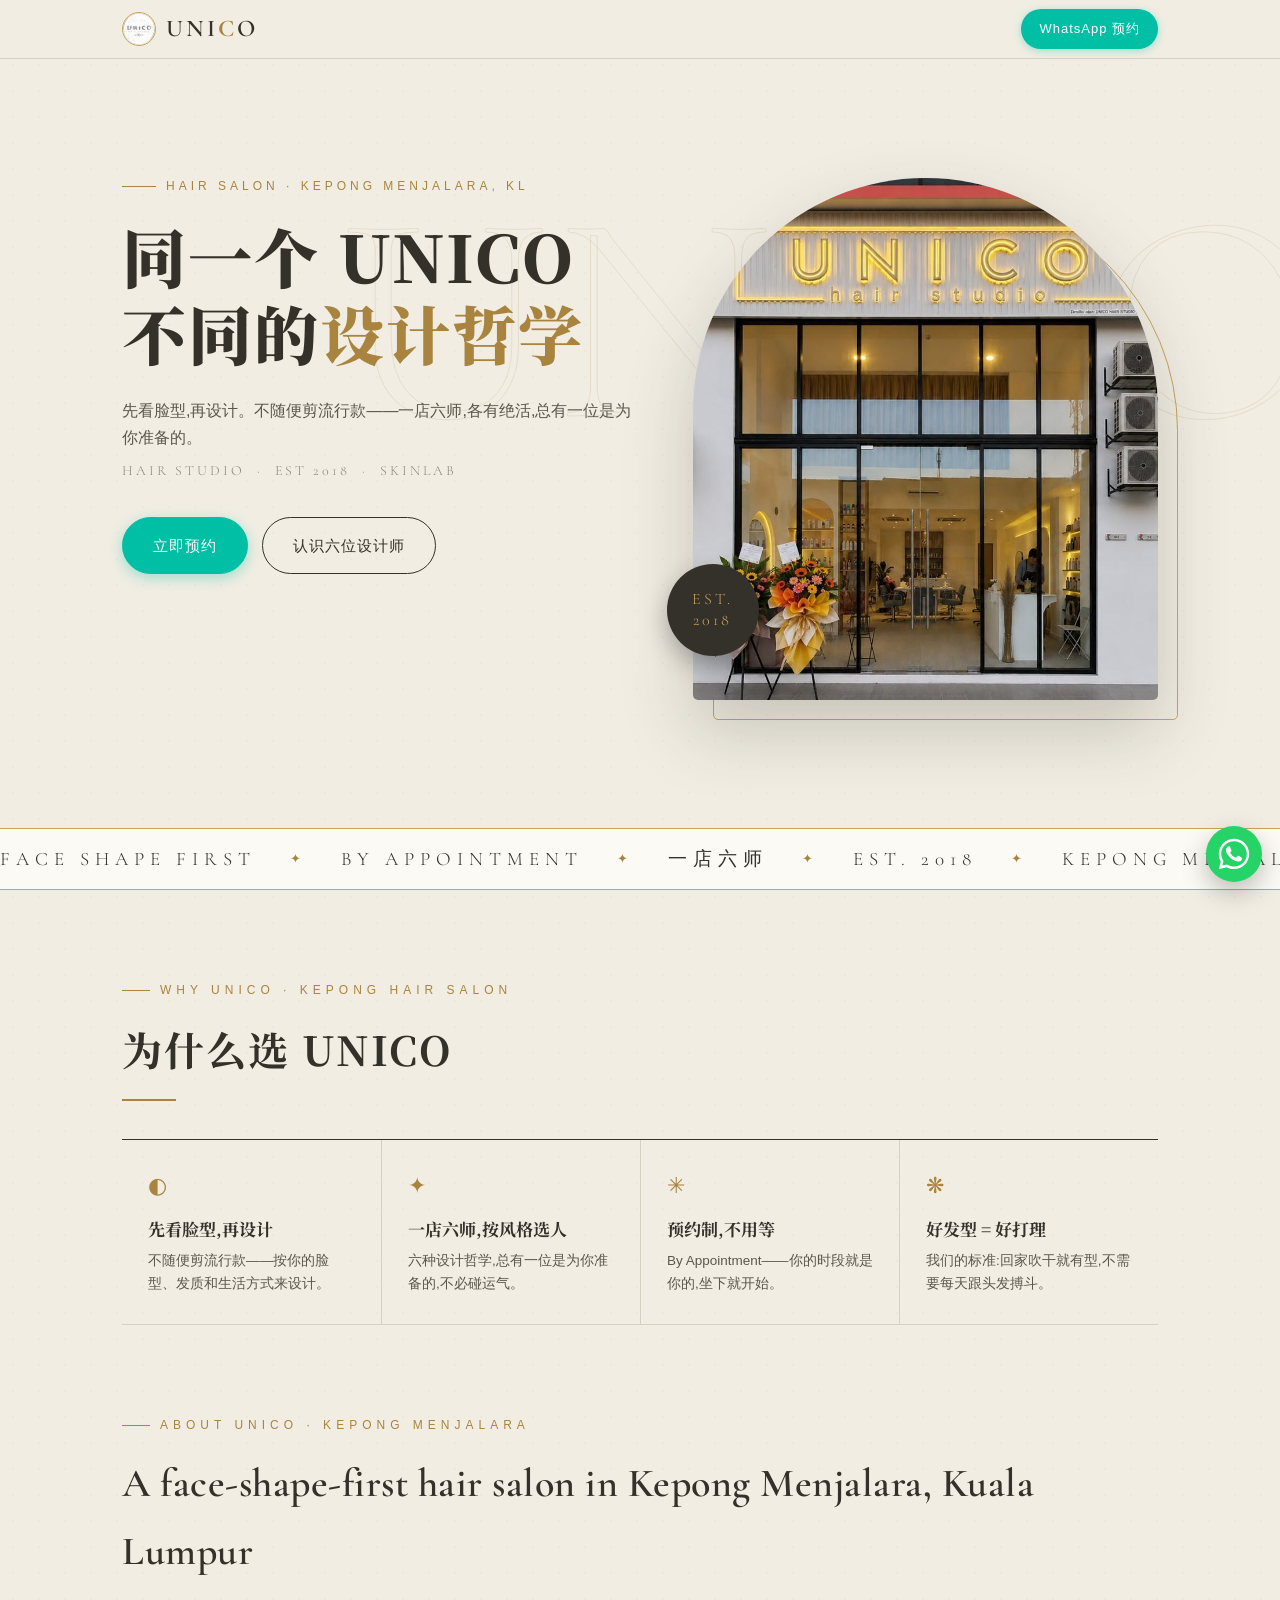
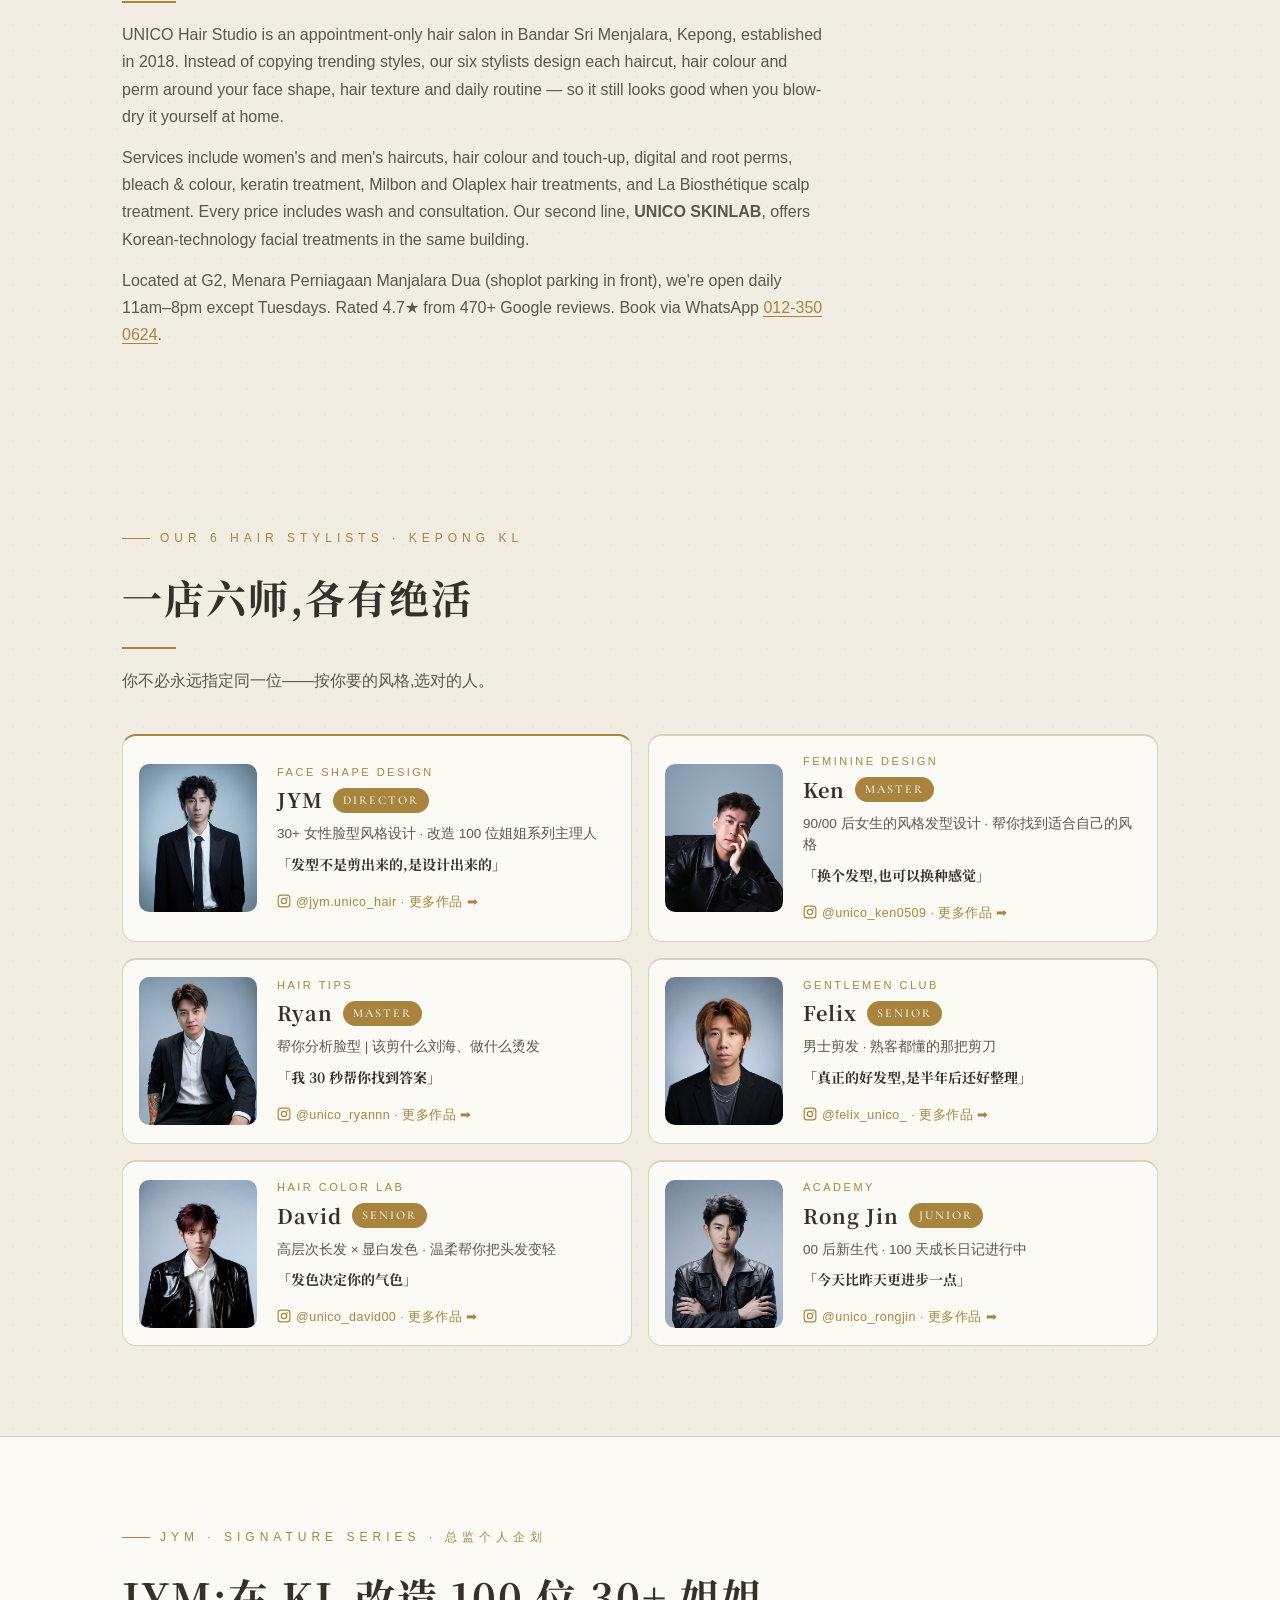
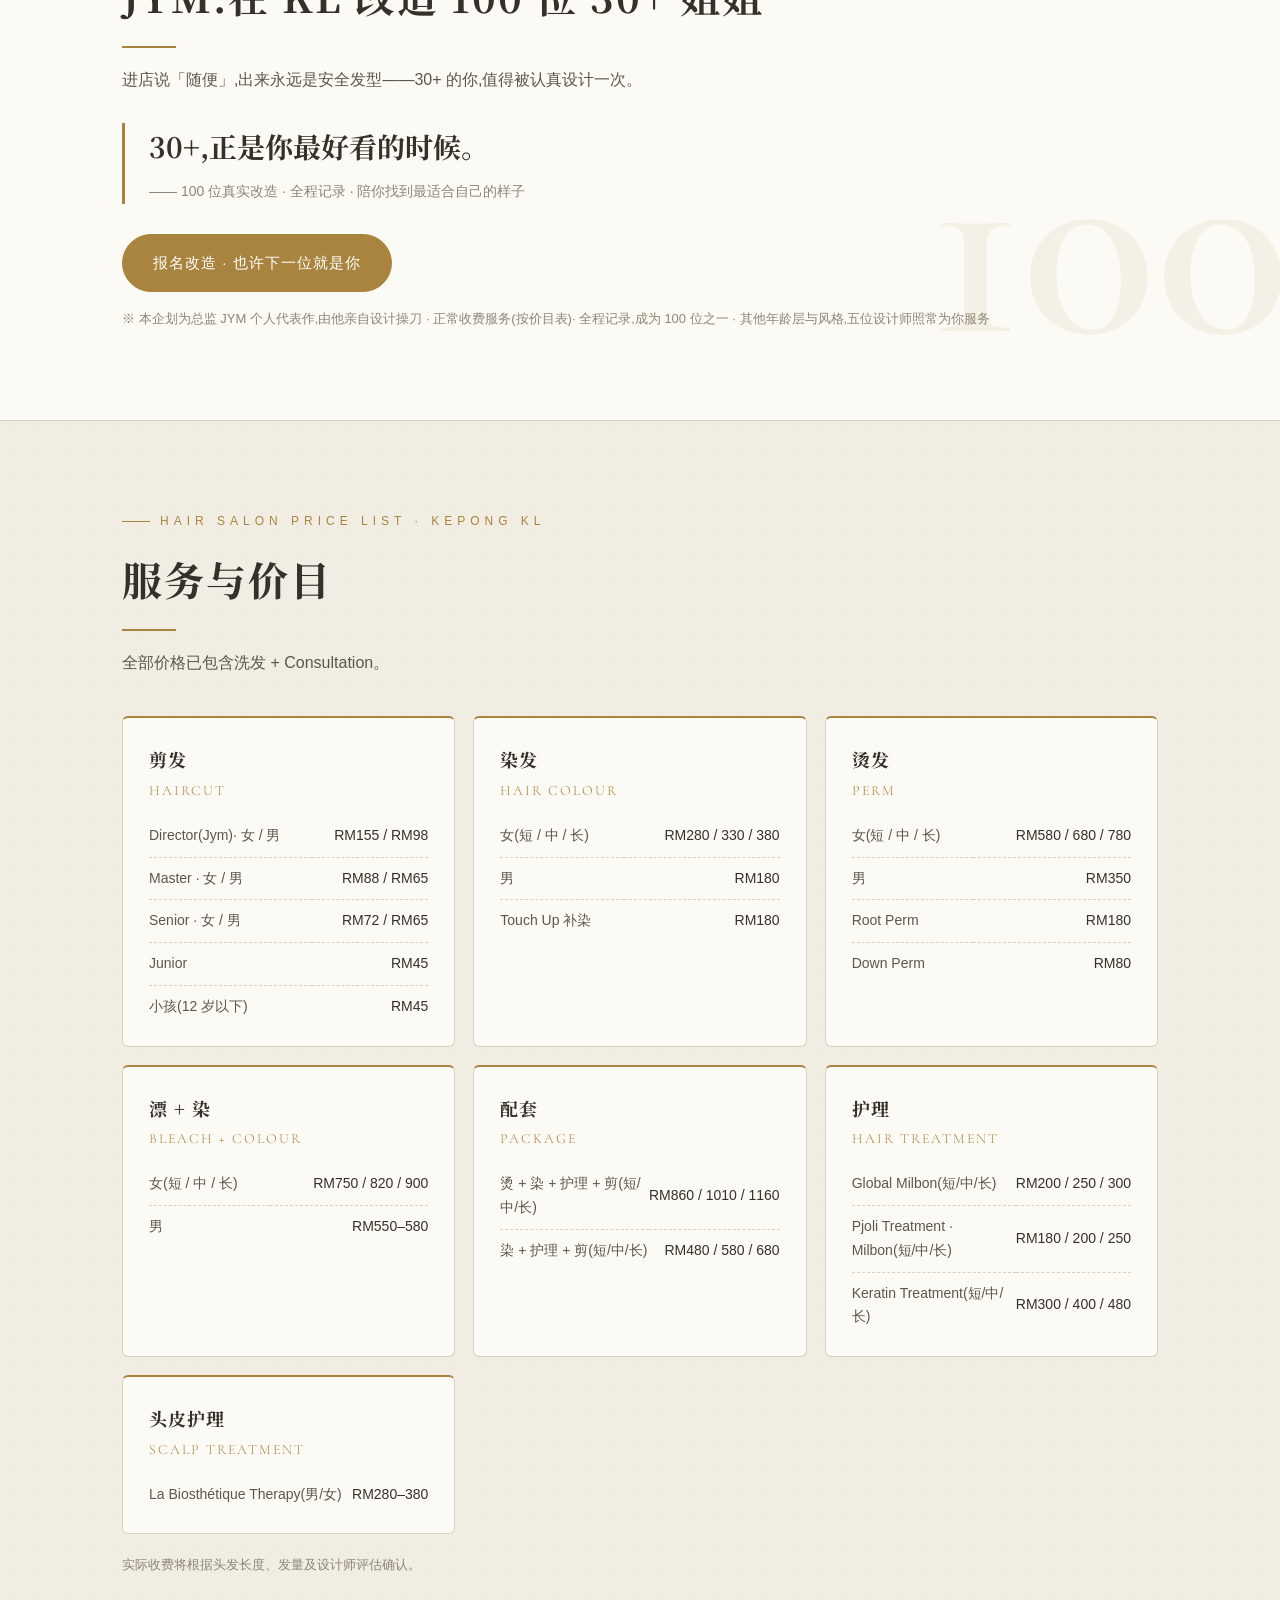
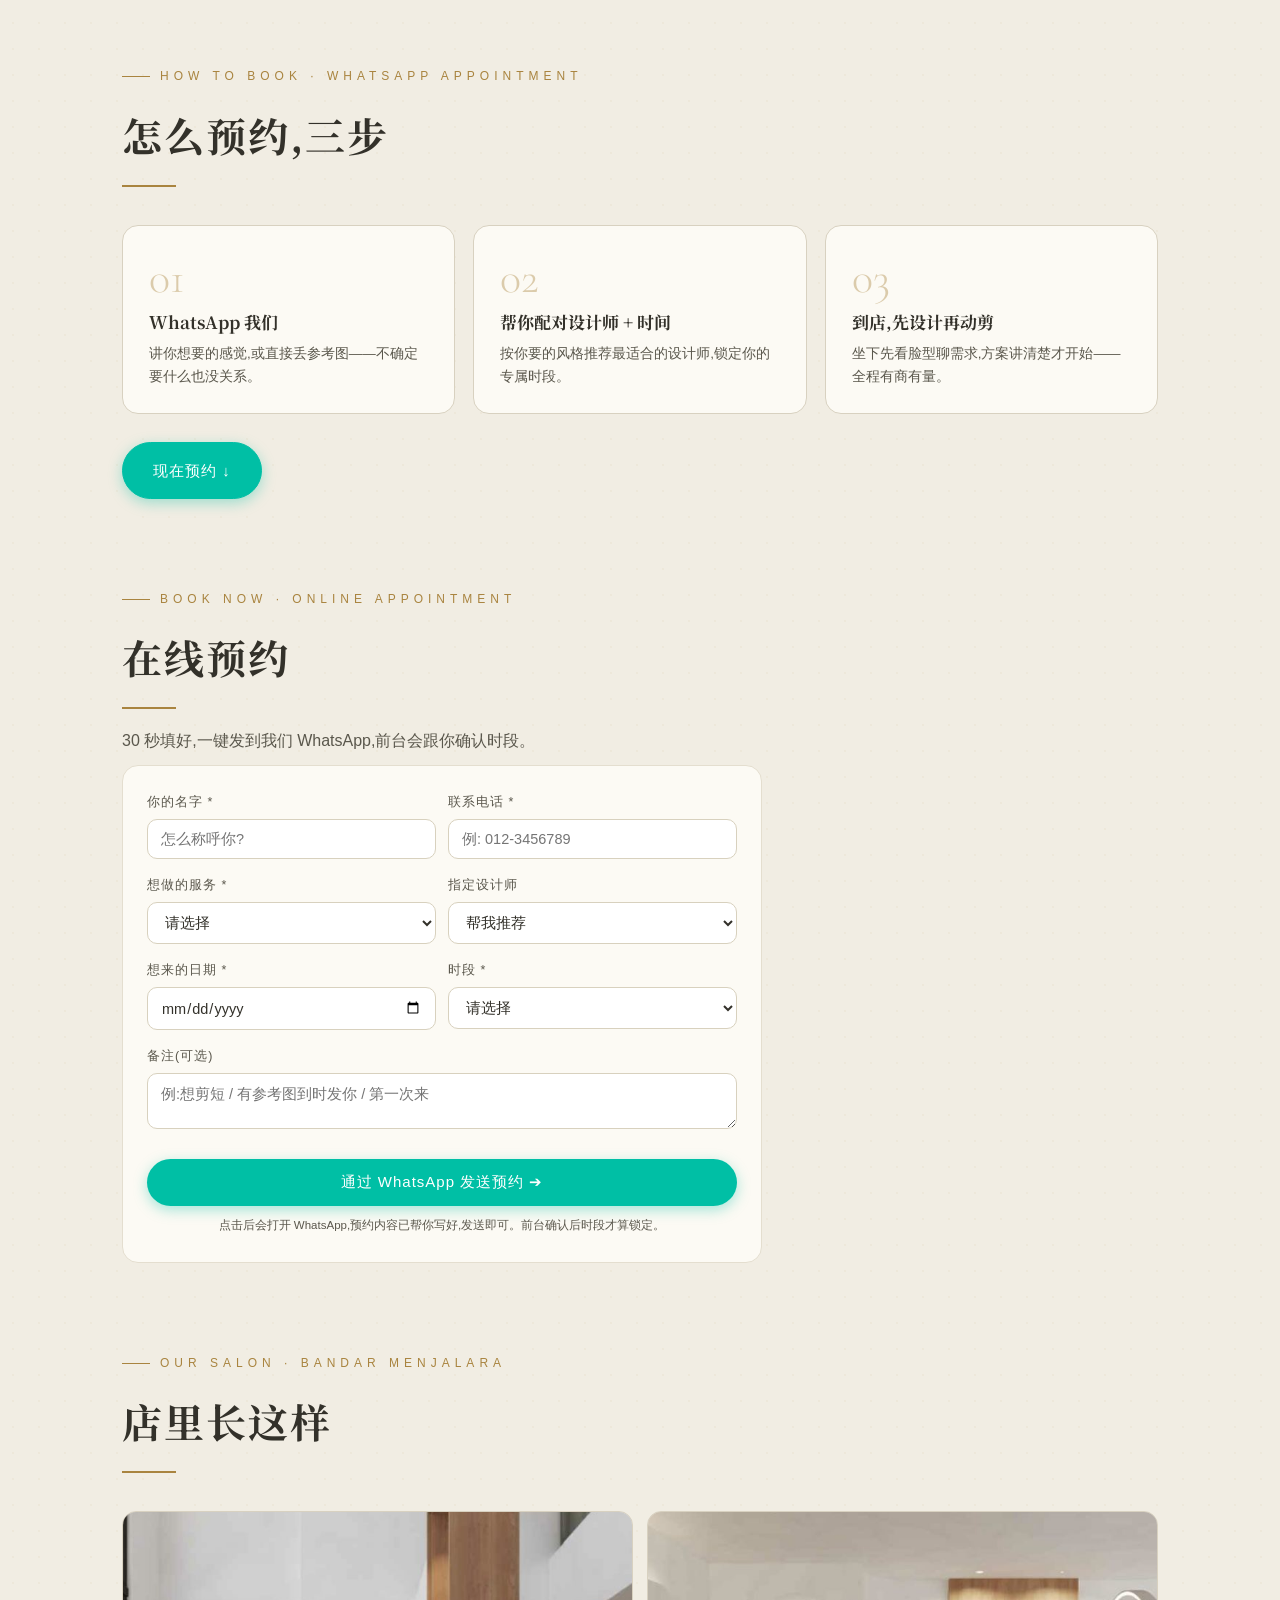
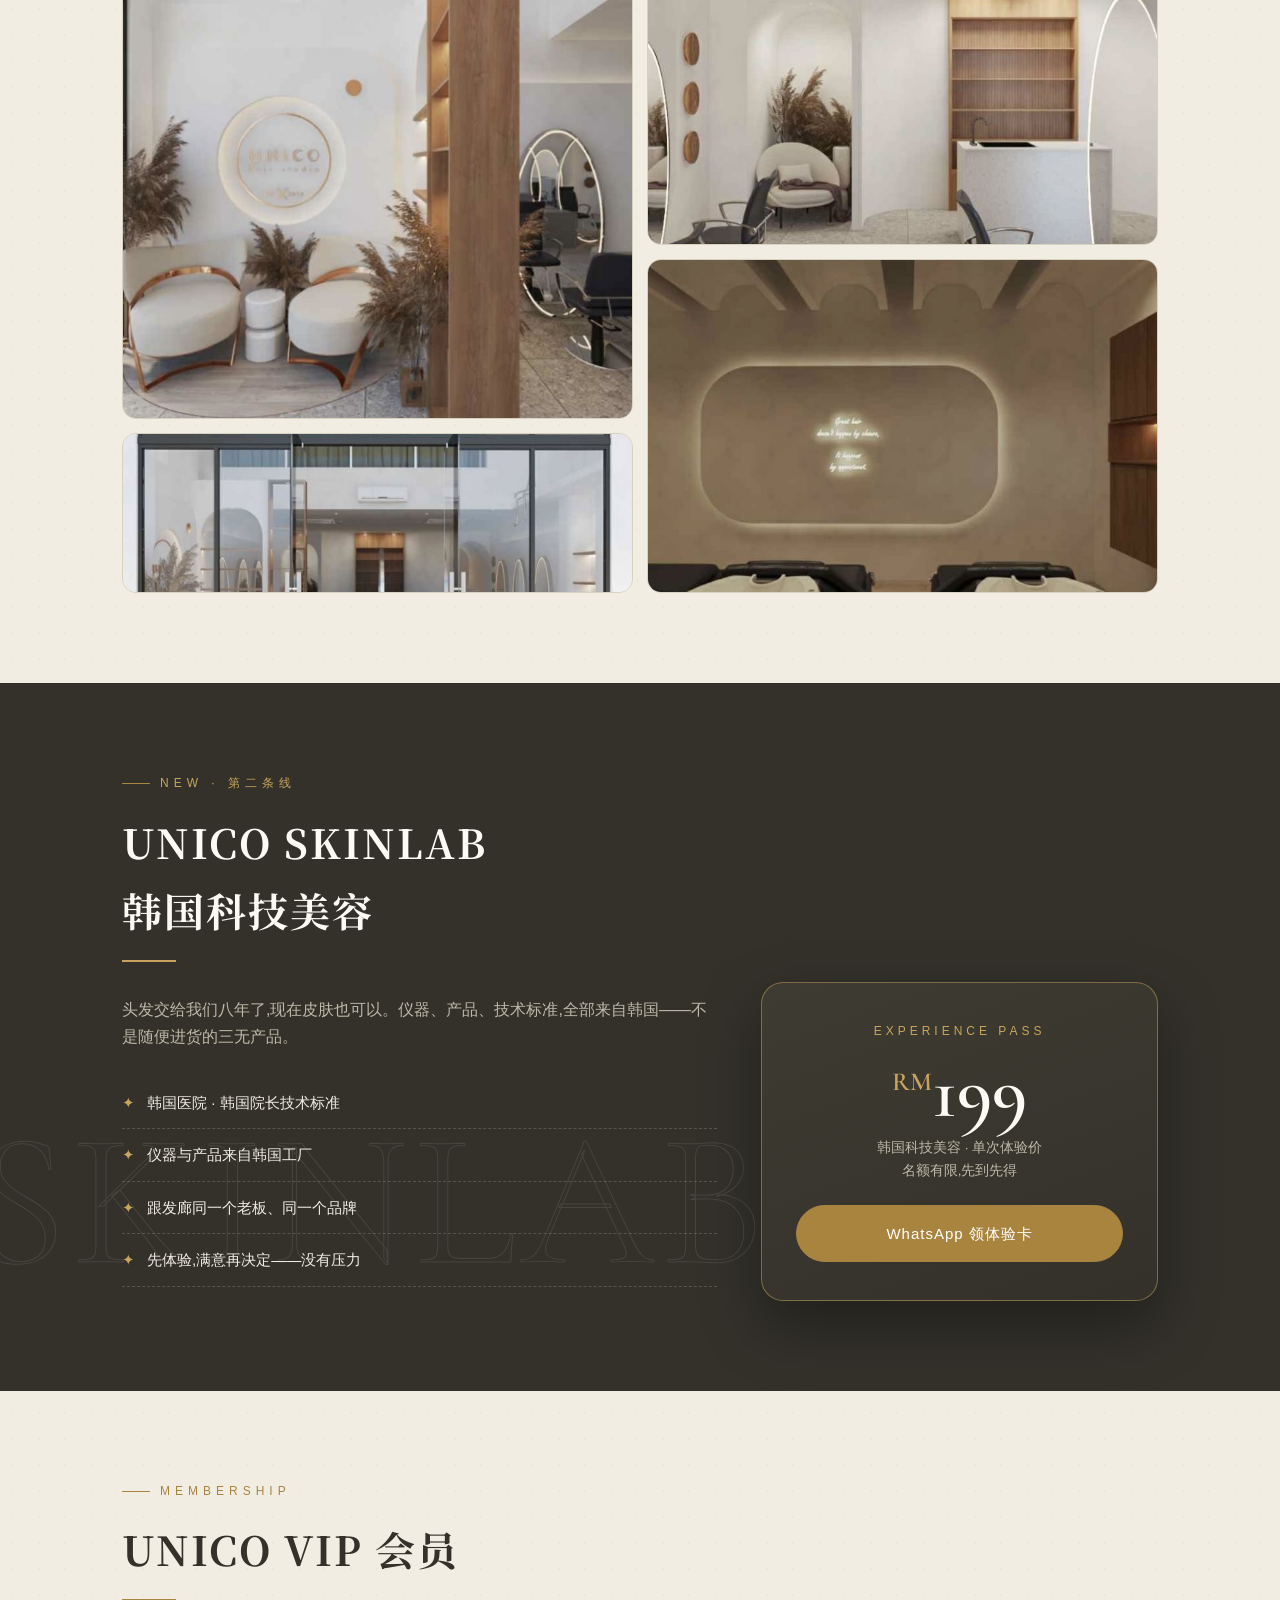
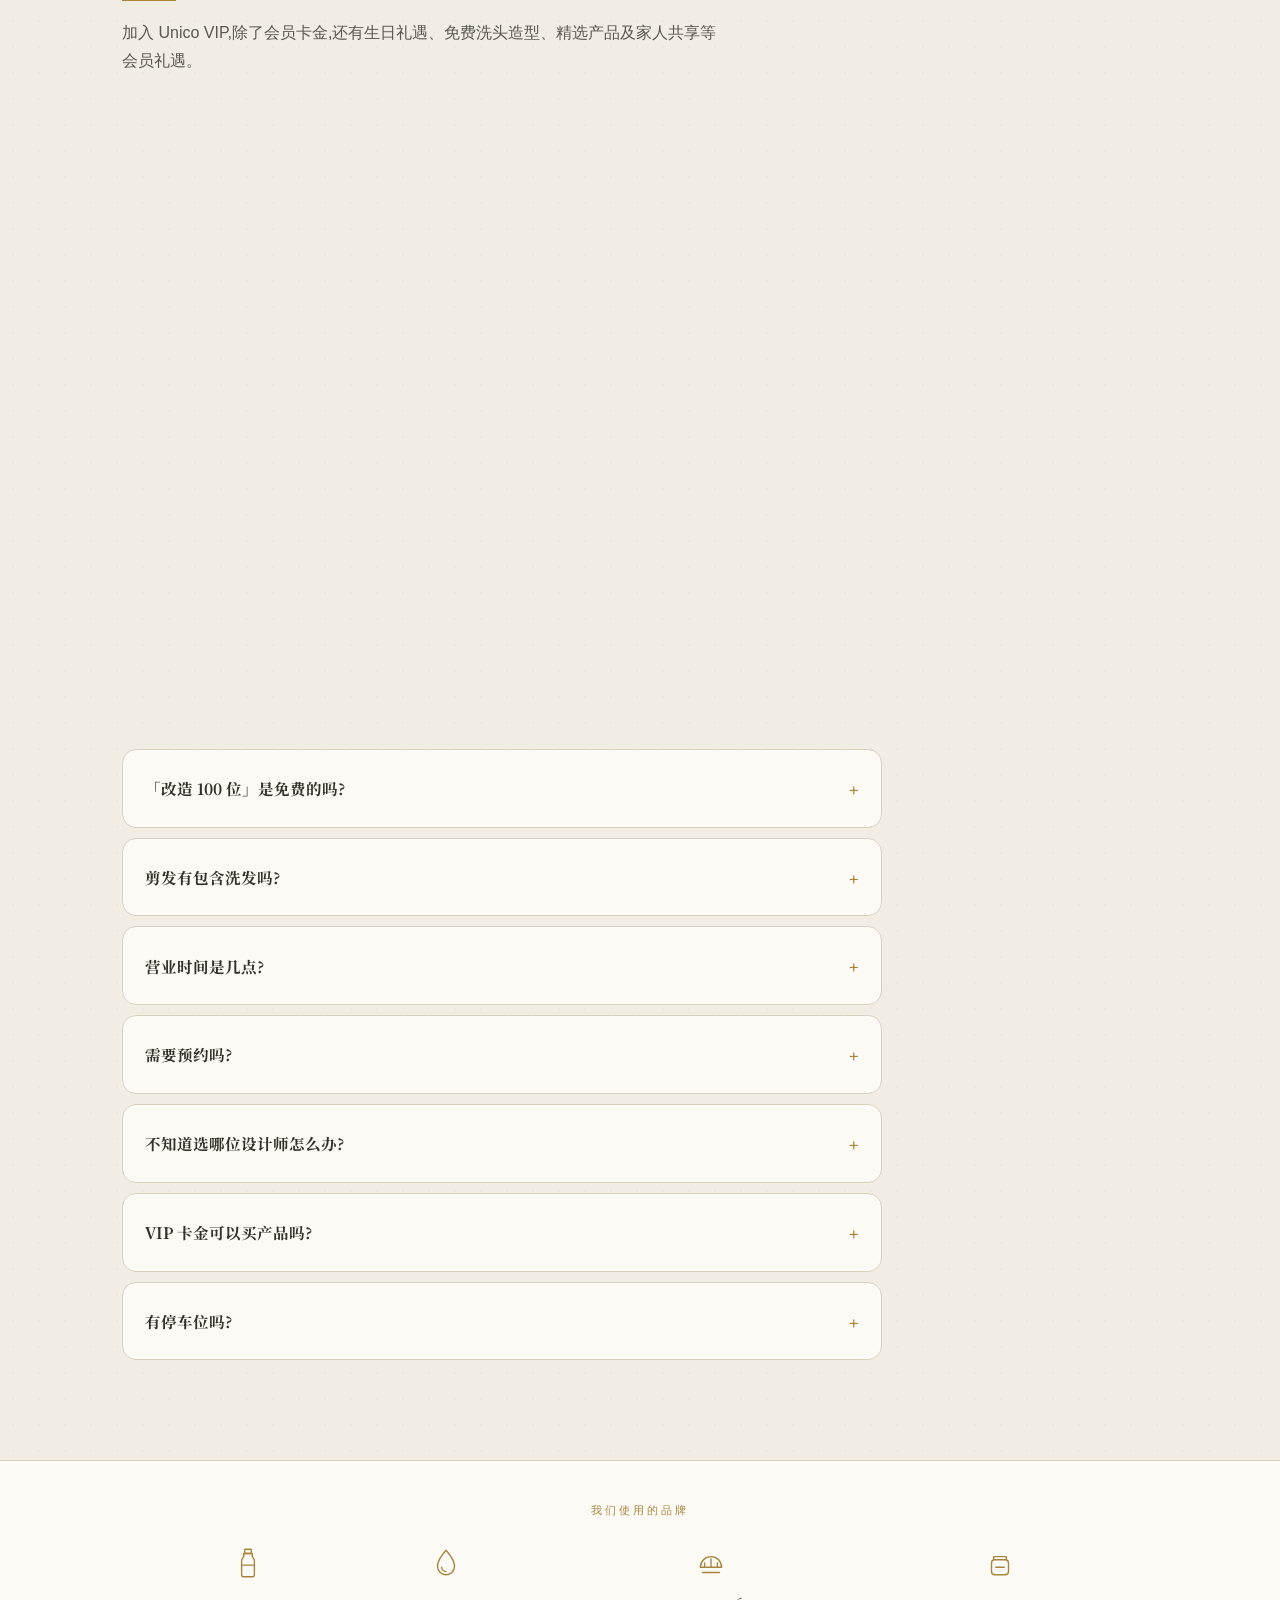
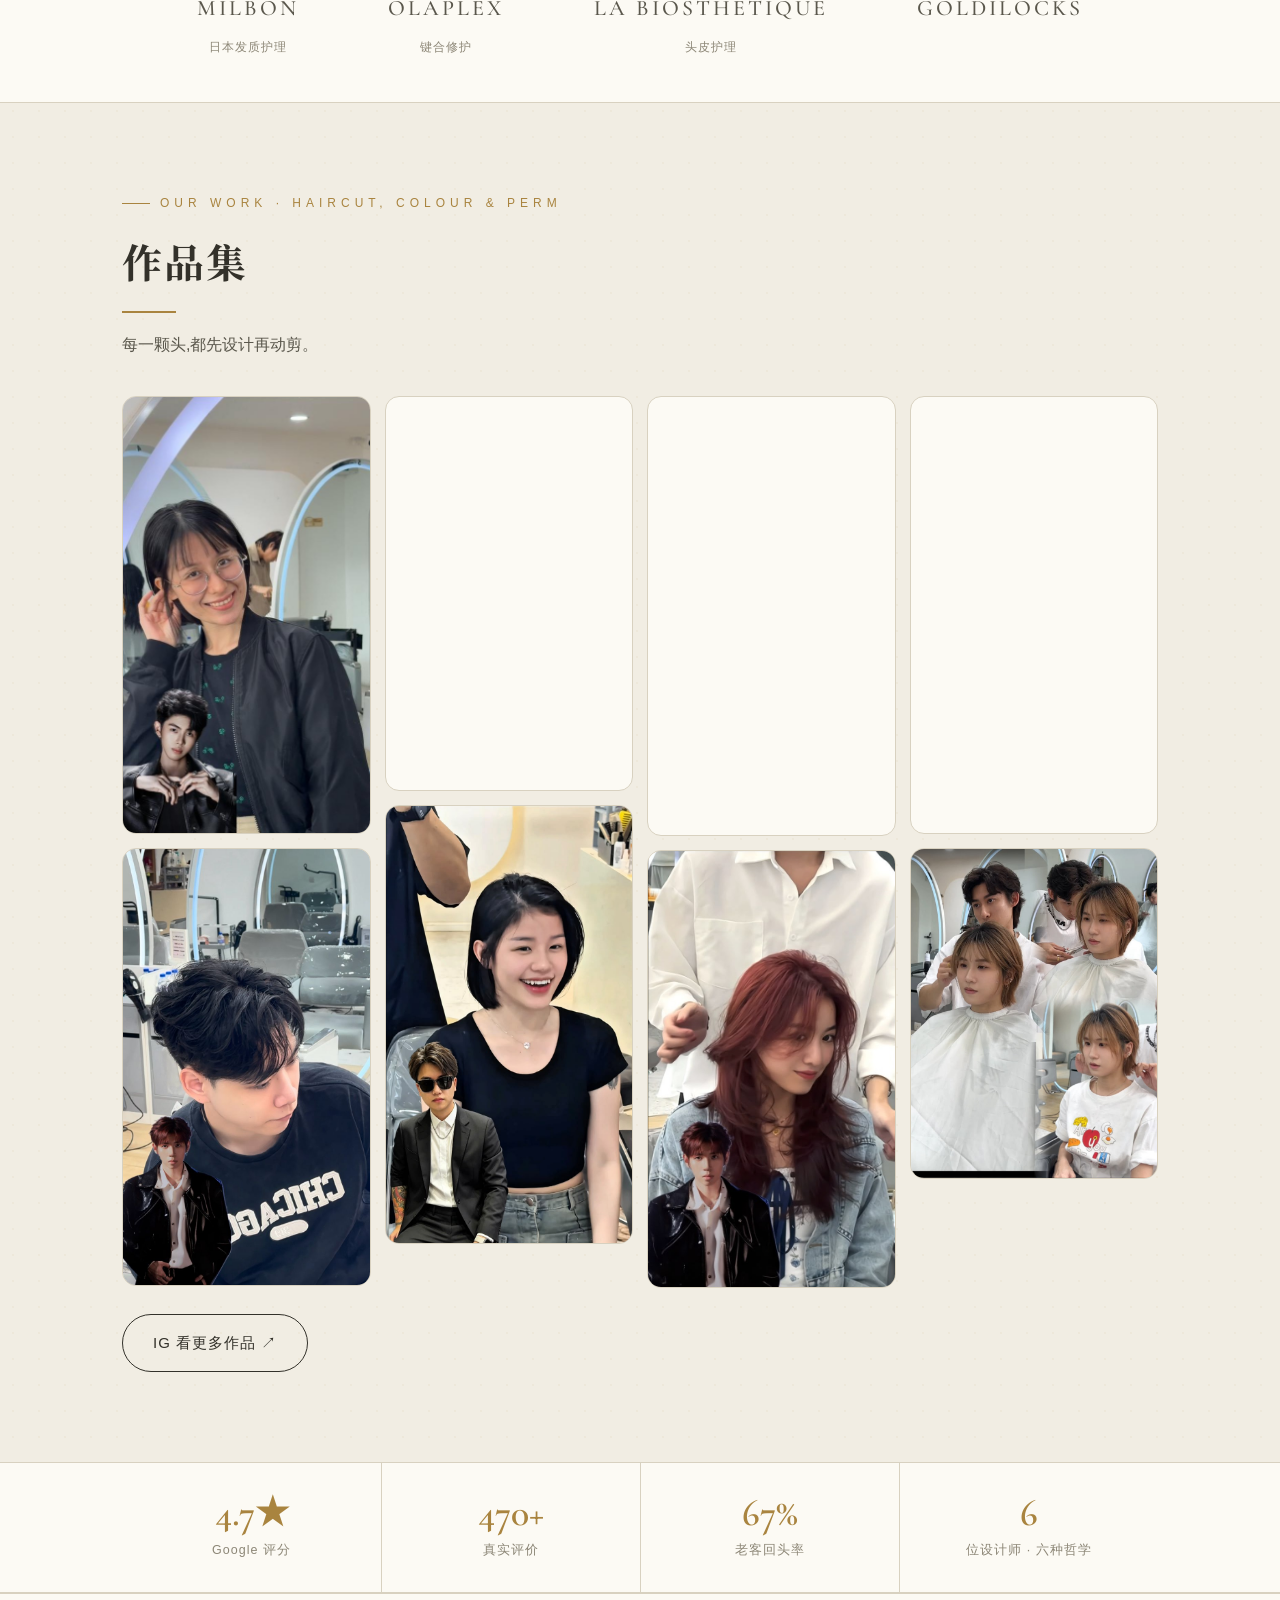
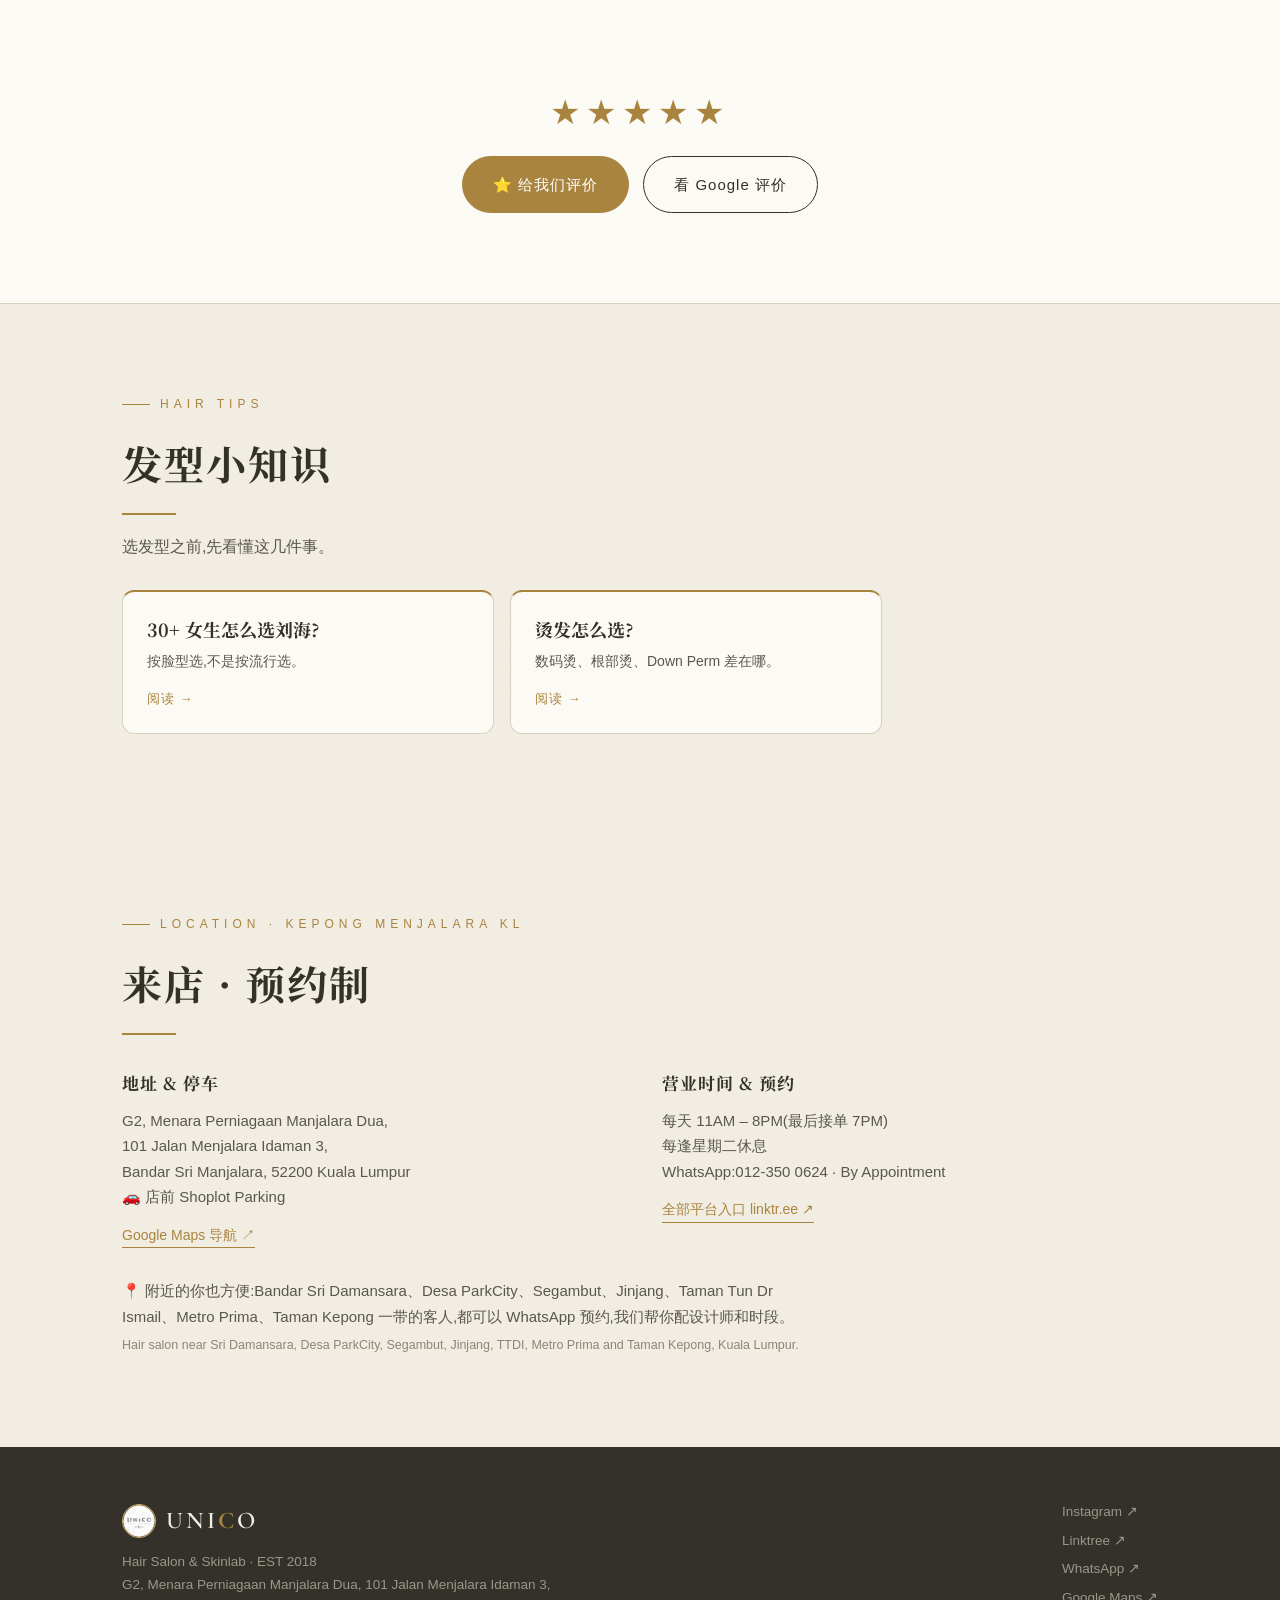
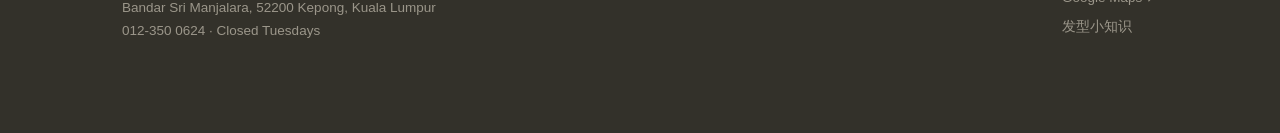
<file: index.html>
<!DOCTYPE html>
<html lang="zh-Hans">
<head>
<meta charset="UTF-8">
<meta name="viewport" content="width=device-width, initial-scale=1.0">
<title>Hair Salon Kepong Menjalara | UNICO Hair Studio · 脸型风格设计 · 剪发 染发 烫发</title>
<meta name="description" content="UNICO Hair Studio — hair salon in Kepong Menjalara, KL. Haircut, hair colour, perm, keratin & scalp treatment by 6 stylists. Kepong 预约制发型沙龙，先看脸型再设计，Google 4.7★ 470+ 评价。WhatsApp 012-350 0624.">
<link rel="canonical" href="https://unicohairkl.com/">
<meta name="geo.region" content="MY-14">
<meta name="geo.placename" content="Kepong, Kuala Lumpur">
<meta property="og:type" content="website">
<meta property="og:locale" content="zh_CN">
<meta property="og:locale:alternate" content="en_MY">
<meta property="og:site_name" content="UNICO Hair Studio">
<meta property="og:title" content="UNICO Hair Studio · Hair Salon Kepong Menjalara KL · 脸型风格设计沙龙">
<meta property="og:description" content="Kepong Menjalara 预约制 hair salon · 一店六师 · 先看脸型再设计 · Google 4.7★ 470+ reviews · WhatsApp 012-350 0624">
<meta property="og:url" content="https://unicohairkl.com/">
<meta property="og:image" content="https://unicohairkl.com/img/og.jpg">
<meta property="og:image:width" content="1200">
<meta property="og:image:height" content="630">
<meta name="twitter:card" content="summary_large_image">
<script type="application/ld+json">
{
 "@context": "https://schema.org",
 "@type": "HairSalon",
 "@id": "https://unicohairkl.com/#salon",
 "name": "UNICO Hair Studio (Kepong Menjalara)",
 "alternateName": [
  "UNICO Hair Studio & Skinlab",
  "Unico Hair Salon Kepong"
 ],
 "description": "Appointment-only hair salon in Kepong Menjalara, Kuala Lumpur. Face-shape-first haircut, hair colour, perm, keratin and scalp treatment by 6 stylists. Est. 2018.",
 "url": "https://unicohairkl.com/",
 "logo": "https://unicohairkl.com/img/logo.png",
 "image": [
  "https://unicohairkl.com/img/og.jpg",
  "https://unicohairkl.com/img/store.jpg"
 ],
 "telephone": "+60123500624",
 "priceRange": "RM45 - RM1160",
 "aggregateRating": {"@type":"AggregateRating","ratingValue":"4.7","reviewCount":"472","bestRating":"5"},
 "currenciesAccepted": "MYR",
 "foundingDate": "2018",
 "address": {
  "@type": "PostalAddress",
  "streetAddress": "G2, Menara Perniagaan Manjalara Dua, 101 Jalan Menjalara Idaman 3, Bandar Sri Manjalara",
  "addressLocality": "Kepong",
  "addressRegion": "Kuala Lumpur",
  "postalCode": "52200",
  "addressCountry": "MY"
 },
 "hasMap": "https://maps.google.com/?cid=4850923623820414612",
 "areaServed": [
  "Kepong",
  "Bandar Menjalara",
  "Desa ParkCity",
  "Sri Damansara",
  "Segambut",
  "Jinjang",
  "Taman Tun Dr Ismail",
  "Metro Prima",
  "Taman Kepong",
  "Kuala Lumpur"
 ],
 "openingHoursSpecification": [
  {
   "@type": "OpeningHoursSpecification",
   "dayOfWeek": [
    "Monday",
    "Wednesday",
    "Thursday",
    "Friday",
    "Saturday",
    "Sunday"
   ],
   "opens": "11:00",
   "closes": "20:00"
  }
 ],
 "sameAs": [
  "https://instagram.com/unico_hairstudio",
  "https://linktr.ee/unicohairstudio",
  "https://www.facebook.com/profile.php?id=61580668403640",
  "https://www.beautysalon.my/salon/unico-hair-studio-kepong-menjalara"
 ],
 "potentialAction": {
  "@type": "ReserveAction",
  "target": {
   "@type": "EntryPoint",
   "urlTemplate": "https://wa.me/60123500624",
   "actionPlatform": [
    "http://schema.org/MobileWebPlatform",
    "http://schema.org/DesktopWebPlatform"
   ]
  },
  "result": {
   "@type": "Reservation",
   "name": "WhatsApp appointment"
  }
 },
 "hasOfferCatalog": {
  "@type": "OfferCatalog",
  "name": "Hair Services & Price List",
  "itemListElement": [
   {
    "@type": "Offer",
    "itemOffered": {
     "@type": "Service",
     "name": "Women's Haircut 女士剪发"
    },
    "priceSpecification": {
     "@type": "PriceSpecification",
     "minPrice": 45,
     "maxPrice": 155,
     "priceCurrency": "MYR"
    }
   },
   {
    "@type": "Offer",
    "itemOffered": {
     "@type": "Service",
     "name": "Men's Haircut 男士剪发"
    },
    "priceSpecification": {
     "@type": "PriceSpecification",
     "minPrice": 45,
     "maxPrice": 98,
     "priceCurrency": "MYR"
    }
   },
   {
    "@type": "Offer",
    "itemOffered": {
     "@type": "Service",
     "name": "Hair Colour 染发"
    },
    "priceSpecification": {
     "@type": "PriceSpecification",
     "minPrice": 180,
     "maxPrice": 380,
     "priceCurrency": "MYR"
    }
   },
   {
    "@type": "Offer",
    "itemOffered": {
     "@type": "Service",
     "name": "Perm 烫发"
    },
    "priceSpecification": {
     "@type": "PriceSpecification",
     "minPrice": 80,
     "maxPrice": 780,
     "priceCurrency": "MYR"
    }
   },
   {
    "@type": "Offer",
    "itemOffered": {
     "@type": "Service",
     "name": "Bleach + Colour 漂染"
    },
    "priceSpecification": {
     "@type": "PriceSpecification",
     "minPrice": 550,
     "maxPrice": 900,
     "priceCurrency": "MYR"
    }
   },
   {
    "@type": "Offer",
    "itemOffered": {
     "@type": "Service",
     "name": "Keratin Treatment"
    },
    "priceSpecification": {
     "@type": "PriceSpecification",
     "minPrice": 300,
     "maxPrice": 480,
     "priceCurrency": "MYR"
    }
   },
   {
    "@type": "Offer",
    "itemOffered": {
     "@type": "Service",
     "name": "Milbon Hair Treatment 护理"
    },
    "priceSpecification": {
     "@type": "PriceSpecification",
     "minPrice": 180,
     "maxPrice": 300,
     "priceCurrency": "MYR"
    }
   },
   {
    "@type": "Offer",
    "itemOffered": {
     "@type": "Service",
     "name": "La Biosthétique Scalp Treatment 头皮护理"
    },
    "priceSpecification": {
     "@type": "PriceSpecification",
     "minPrice": 280,
     "maxPrice": 380,
     "priceCurrency": "MYR"
    }
   },
   {
    "@type": "Offer",
    "itemOffered": {
     "@type": "Service",
     "name": "UNICO SKINLAB Korean Facial Experience 韩国科技美容体验"
    },
    "price": 199,
    "priceCurrency": "MYR"
   }
  ]
 },
 "employee": [
  {
   "@type": "Person",
   "name": "JYM",
   "jobTitle": "Director · Face Shape Design",
   "sameAs": "https://www.instagram.com/jym.unico_hair/"
  },
  {
   "@type": "Person",
   "name": "Ken",
   "jobTitle": "Master Stylist · Feminine Design",
   "sameAs": "https://instagram.com/unico_ken0509"
  },
  {
   "@type": "Person",
   "name": "Ryan",
   "jobTitle": "Master Stylist · Hair Tips",
   "sameAs": "https://instagram.com/unico_ryannn"
  },
  {
   "@type": "Person",
   "name": "Felix",
   "jobTitle": "Senior Stylist · Men's Cut",
   "sameAs": "https://instagram.com/felix_unico_"
  },
  {
   "@type": "Person",
   "name": "David",
   "jobTitle": "Senior Stylist · Hair Colour",
   "sameAs": "https://www.instagram.com/unico_david00/"
  },
  {
   "@type": "Person",
   "name": "Rong Jin",
   "jobTitle": "Junior Stylist",
   "sameAs": "https://instagram.com/unico_rongjin"
  }
 ]
}
</script>

<!-- Meta Pixel: jiajia / ID 2360374390980430 -->
<script>
!function(f,b,e,v,n,t,s)
{if(f.fbq)return;n=f.fbq=function(){n.callMethod?
n.callMethod.apply(n,arguments):n.queue.push(arguments)};
if(!f._fbq)f._fbq=n;n.push=n;n.loaded=!0;n.version='2.0';
n.queue=[];t=b.createElement(e);t.async=!0;
t.src=v;s=b.getElementsByTagName(e)[0];
s.parentNode.insertBefore(t,s)}(window,document,'script',
'https://connect.facebook.net/en_US/fbevents.js');
fbq('init','2360374390980430');
fbq('track','PageView');
</script>
<noscript><img loading="lazy" decoding="async" height="1" width="1" style="display:none"
src="https://www.facebook.com/tr?id=2360374390980430&ev=PageView&noscript=1"
alt=""></noscript>

<link rel="icon" type="image/png" href="img/logo.png">
<link rel="preconnect" href="https://fonts.googleapis.com">
<link rel="preconnect" href="https://fonts.gstatic.com" crossorigin>
<link rel="preload" as="image" href="img/store.jpg" fetchpriority="high">
<link href="https://fonts.googleapis.com/css2?family=Cormorant+Garamond:wght@400;500;600&family=Noto+Serif+SC:wght@700;900&display=swap" rel="stylesheet">
<style>
:root{
  --cream:#F1EDE3; --paper:#FCFAF4; --ink:#33312A; --ink2:#5A574C;
  --gold:#A9843F; --gold-l:#C9A45C; --terra:#B0672E; --plum:#7C3352;
  --line:#D8D1C0; --grey:#8C8676;
}
*{margin:0;padding:0;box-sizing:border-box}
html{scroll-behavior:smooth}
body{font-family:'PingFang SC','Hiragino Sans GB','Microsoft YaHei','Noto Sans SC','Noto Sans CJK SC',sans-serif;background:var(--cream);color:var(--ink);line-height:1.7;font-weight:300;
  background-image:radial-gradient(rgba(169,132,63,.05) 1px, transparent 1px);background-size:26px 26px}
.serif{font-family:'Noto Serif SC',serif}
.en{font-family:'Cormorant Garamond',serif}
a{color:inherit;text-decoration:none}
img{max-width:100%}
.wrap{max-width:1080px;margin:0 auto;padding:0 22px}

/* top bar */
.bar{position:fixed;top:0;left:0;right:0;z-index:50;background:rgba(241,237,227,.92);backdrop-filter:blur(8px);border-bottom:1px solid var(--line)}
.bar .wrap{display:flex;align-items:center;justify-content:space-between;height:58px}
.logo{display:flex;align-items:center;gap:10px;font-family:'Cormorant Garamond',serif;font-size:24px;letter-spacing:3px;font-weight:600}
.logo b{color:var(--gold)}
.logo img{width:34px;height:34px;border-radius:50%;border:1px solid var(--gold-l)}
.bar a.cta{background:#00BFA5;color:#fff;padding:9px 18px;border-radius:999px;font-size:13px;letter-spacing:1px;transition:.2s;box-shadow:0 2px 8px rgba(0,191,165,.35)}
.bar a.cta:hover{background:#00a38d;color:#fff}

/* hero */
.hero{min-height:92vh;display:flex;align-items:center;padding:120px 0 70px;position:relative;overflow:hidden}
.hero:before{content:"UNICO";position:absolute;right:-4%;top:8%;font-family:'Cormorant Garamond',serif;font-size:min(26vw,300px);
  color:transparent;-webkit-text-stroke:1px rgba(169,132,63,.16);letter-spacing:6px;pointer-events:none}
.kicker{display:flex;font-family:'PingFang SC','Hiragino Sans GB','Microsoft YaHei','Noto Sans SC',sans-serif;font-weight:400;line-height:1.4;align-items:center;gap:10px;font-size:12px;letter-spacing:4px;color:var(--gold);text-transform:uppercase;margin-bottom:22px}
.kicker:before{content:"";width:34px;height:1px;background:var(--gold)}
h1{font-family:'Noto Serif SC',serif;font-weight:900;font-size:clamp(34px,6.4vw,64px);line-height:1.25;letter-spacing:2px}
h1 em{font-style:normal;color:var(--gold);position:relative}
.hero p.sub{margin:26px 0 8px;font-size:16px;color:var(--ink2);max-width:34em}
.hero .est{font-family:'Cormorant Garamond',serif;letter-spacing:3px;color:var(--grey);font-size:14px;margin-bottom:34px}
.btns{display:flex;gap:14px;flex-wrap:wrap}
.btn{display:inline-flex;align-items:center;gap:8px;padding:15px 30px;border-radius:999px;font-size:15px;letter-spacing:1px;transition:.2s;border:1px solid var(--ink)}
.btn.solid{background:#00BFA5;border-color:#00BFA5;color:#fff;box-shadow:0 4px 14px rgba(0,191,165,.35)}
.btn.solid:hover{background:#00a38d;border-color:#00a38d;color:#fff;transform:translateY(-2px)}
.btn.ghost:hover{background:var(--ink);color:var(--cream)}
.btn.gold{background:var(--gold);border-color:var(--gold);color:#fff}
.btn.gold:hover{background:var(--terra);border-color:var(--terra);transform:translateY(-2px)}

/* stats */
.stats{border-top:1px solid var(--line);border-bottom:1px solid var(--line);background:var(--paper)}
.stats .wrap{display:grid;grid-template-columns:repeat(4,1fr);text-align:center}
.stat{padding:30px 8px}
.stat+.stat{border-left:1px solid var(--line)}
.stat b{display:block;font-family:'Cormorant Garamond',serif;font-size:38px;font-weight:600;color:var(--gold);line-height:1.1}
.stat span{font-size:12.5px;color:var(--grey);letter-spacing:1px}

/* sections */
section{padding:90px 0}
.sec-tag{font-size:12px;letter-spacing:5px;color:var(--gold);text-transform:uppercase;margin-bottom:14px;display:flex;align-items:center;gap:10px}
.sec-tag:before{content:"";width:28px;height:1px;background:var(--gold)}
h2{font-family:'Noto Serif SC',serif;font-weight:700;font-size:clamp(26px,4vw,40px);letter-spacing:2px;margin-bottom:18px}
.lead{color:var(--ink2);max-width:38em}

/* 100 challenge */
.challenge{background:var(--paper);border-top:1px solid var(--line);border-bottom:1px solid var(--line);position:relative;overflow:hidden}
.challenge:after{content:"100";position:absolute;right:-10px;bottom:-60px;font-family:'Cormorant Garamond',serif;font-size:280px;color:rgba(169,132,63,.08);font-weight:600;pointer-events:none}
.quote{font-family:'Noto Serif SC',serif;font-size:clamp(20px,3vw,28px);font-weight:700;line-height:1.7;border-left:3px solid var(--gold);padding-left:24px;margin:30px 0;max-width:30em}
.quote small{display:block;margin-top:10px;font-family:'PingFang SC','Hiragino Sans GB','Microsoft YaHei','Noto Sans SC',sans-serif;font-weight:300;font-size:14px;color:var(--grey)}

/* team */
.grid{display:grid;grid-template-columns:repeat(auto-fit,minmax(300px,1fr));gap:18px;margin-top:44px}
.card{background:var(--paper);border:1px solid var(--line);border-radius:18px;padding:30px 28px;position:relative;transition:.25s}
.card:hover{transform:translateY(-4px);box-shadow:0 14px 34px rgba(51,49,42,.10);border-color:var(--gold-l)}
.card .num{position:absolute;top:22px;right:26px;font-family:'Cormorant Garamond',serif;font-size:30px;color:rgba(169,132,63,.35)}
.card .lab{font-size:11px;letter-spacing:2.5px;color:var(--gold);text-transform:uppercase;margin-bottom:6px}
.card h3{font-family:'Noto Serif SC',serif;font-weight:700;font-size:22px;letter-spacing:1px;margin-bottom:10px;display:flex;align-items:center;gap:10px}
.card h3 .role{font-family:'Cormorant Garamond',serif;font-size:12px;letter-spacing:2px;color:var(--paper);background:var(--gold);padding:2px 10px;border-radius:999px;font-weight:500}
.card p.say{font-size:14.5px;color:var(--ink2);min-height:3.2em}
.card .sig{font-family:'Noto Serif SC',serif;font-size:15px;font-weight:700;margin:12px 0 16px}
.card .sig:before{content:"「"}.card .sig:after{content:"」"}
.card a.ig{font-size:13px;color:var(--gold);letter-spacing:.5px;border-bottom:1px solid transparent}
.card a.ig:hover{border-color:var(--gold)}

/* skinlab */
.skinlab{background:var(--ink);color:var(--cream);position:relative;overflow:hidden}
.skinlab:before{content:"SKINLAB";position:absolute;left:-2%;bottom:4%;font-family:'Cormorant Garamond',serif;font-size:min(20vw,190px);color:transparent;-webkit-text-stroke:1px rgba(252,250,244,.10);letter-spacing:6px}
.skinlab .sec-tag{color:var(--gold-l)}
.skinlab h2{color:var(--paper)}
.skinlab .lead{color:#BDB8A8}
.sk-flex{display:grid;grid-template-columns:1.2fr .8fr;gap:44px;align-items:center;margin-top:20px}
.sk-points{list-style:none;margin-top:26px}
.sk-points li{padding:13px 0;border-bottom:1px dashed rgba(252,250,244,.18);font-size:15px;display:flex;gap:12px}
.sk-points li:before{content:"✦";color:var(--gold-l)}
.price-card{background:linear-gradient(160deg,#3E3B32,#33312A);border:1px solid rgba(201,164,92,.5);border-radius:22px;padding:38px 34px;text-align:center;box-shadow:0 24px 60px rgba(0,0,0,.35)}
.price-card .pc-tag{font-size:12px;letter-spacing:4px;color:var(--gold-l);text-transform:uppercase}
.price-card .price{font-family:'Cormorant Garamond',serif;font-size:76px;font-weight:600;color:var(--paper);line-height:1.1;margin:10px 0 2px}
.price-card .price sup{font-size:26px;color:var(--gold-l)}
.price-card p{font-size:13.5px;color:#BDB8A8;margin-bottom:22px}
.price-card .btn{border-color:var(--gold);width:100%;justify-content:center}

/* reviews */
.review-band{background:var(--paper);border-top:1px solid var(--line);border-bottom:1px solid var(--line);text-align:center}
.stars{color:var(--gold);font-size:26px;letter-spacing:6px;margin-bottom:10px}
.review-band .en{font-size:15px;color:var(--grey)}

/* visit */
.visit .grid2{display:grid;grid-template-columns:1fr 1fr;gap:44px;margin-top:34px}
.visit h4{font-family:'Noto Serif SC',serif;font-weight:700;font-size:17px;margin-bottom:10px;letter-spacing:1px}
.visit p{color:var(--ink2);font-size:15px}
.visit .map-link{display:inline-block;margin-top:14px;color:var(--gold);border-bottom:1px solid var(--gold);font-size:14px}

/* footer */
footer{background:var(--ink);color:#9B968A;padding:54px 0 90px;font-size:13.5px}
footer .wrap{display:flex;justify-content:space-between;gap:24px;flex-wrap:wrap}
footer .logo{color:var(--cream);margin-bottom:10px}
footer a:hover{color:var(--gold-l)}
footer .soc{display:flex;flex-direction:column;gap:6px}

/* floating whatsapp */
.wa-float{position:fixed;right:18px;bottom:18px;z-index:60;background:#25D366;color:#fff;width:56px;height:56px;border-radius:50%;
  display:flex;align-items:center;justify-content:center;font-size:28px;box-shadow:0 10px 26px rgba(0,0,0,.25);transition:.2s}
.wa-float:hover{transform:scale(1.08)}

/* photos */
.hero-shot{margin-top:44px;border-radius:22px;overflow:hidden;border:1px solid var(--line);box-shadow:0 24px 60px rgba(51,49,42,.16);max-height:440px}
.hero-shot img{width:100%;height:100%;object-fit:cover;display:block}
.avatar{width:84px;height:84px;border-radius:50%;object-fit:cover;border:2px solid var(--gold-l);margin-bottom:14px;display:block}
.gallery{display:grid;grid-template-columns:repeat(auto-fit,minmax(240px,1fr));gap:14px;margin-top:38px}
.gallery figure{border-radius:16px;overflow:hidden;border:1px solid var(--line);aspect-ratio:4/3;background:var(--paper)}
.gallery.works{grid-template-columns:repeat(auto-fit,minmax(200px,1fr))}
.gallery.works figure{aspect-ratio:3/4}
.gallery img{width:100%;height:100%;object-fit:cover;display:block;transition:.4s}
.gallery figure:hover img{transform:scale(1.05)}

/* usp */
.usp-grid{display:grid;grid-template-columns:repeat(auto-fit,minmax(220px,1fr));gap:16px;margin-top:38px}
.usp{background:var(--paper);border:1px solid var(--line);border-radius:16px;padding:26px 24px}
.usp b{display:block;font-family:'Noto Serif SC',serif;font-size:17px;margin:10px 0 6px}
.usp .ico{font-family:'Cormorant Garamond',serif;font-size:30px;color:var(--gold)}
.usp p{font-size:13.5px;color:var(--ink2)}

/* price */
.pgrid{display:grid;grid-template-columns:repeat(auto-fit,minmax(280px,1fr));gap:18px;margin-top:40px}
.pcardx{background:var(--paper);border:1px solid var(--line);border-radius:18px;padding:26px 26px 18px}
.pcardx h3{font-family:'Noto Serif SC',serif;font-weight:700;font-size:18px;letter-spacing:1px;margin-bottom:4px}
.pcardx .en2{font-family:'Cormorant Garamond',serif;color:var(--gold);font-size:14px;letter-spacing:2px;margin-bottom:12px}
.pcardx table{width:100%;border-collapse:collapse;font-size:14px}
.pcardx td{padding:9px 0;border-bottom:1px dashed var(--line);color:var(--ink2)}
.pcardx td:last-child{text-align:right;color:var(--ink);font-weight:500;white-space:nowrap}
.pcardx tr:last-child td{border-bottom:none}
.pnote{margin-top:20px;font-size:13px;color:var(--grey)}

/* steps */
.steps{display:grid;grid-template-columns:repeat(auto-fit,minmax(240px,1fr));gap:18px;margin-top:38px}
.step{position:relative;background:var(--paper);border:1px solid var(--line);border-radius:16px;padding:30px 26px 24px}
.step .n{font-family:'Cormorant Garamond',serif;font-size:44px;color:rgba(169,132,63,.4);line-height:1;margin-bottom:8px}
.step b{display:block;font-family:'Noto Serif SC',serif;font-size:17px;margin-bottom:6px}
.step p{font-size:13.5px;color:var(--ink2)}

/* vip */
.vip-table{width:100%;border-collapse:collapse;margin-top:34px;background:var(--paper);border:1px solid var(--line);border-radius:18px;overflow:hidden;font-size:14.5px}
.vip-table th{background:var(--ink);color:var(--cream);padding:14px 12px;font-weight:500;letter-spacing:1px;font-size:13.5px}
.vip-table td{padding:14px 14px;border-bottom:1px solid var(--line);text-align:center;color:var(--ink2)}
.vip-table td:last-child,.vip-table th:last-child{text-align:left;width:46%}
.vip-table td:nth-child(-n+3){white-space:nowrap}
.vip-table td:first-child{font-family:'Noto Serif SC',serif;color:var(--ink);font-weight:700}
.vip-table tr:last-child td{border-bottom:none}
.vip-table .hot{background:rgba(169,132,63,.08)}
.vip-note{margin-top:16px;font-size:13px;color:var(--grey)}

/* vip cards */
.vip-grid{display:grid;grid-template-columns:repeat(auto-fit,minmax(225px,1fr));gap:16px;margin-top:40px}
.vcard{background:var(--paper);border:1px solid var(--line);border-radius:18px;padding:30px 22px 24px;text-align:center;position:relative;transition:.25s}
.vcard:hover{transform:translateY(-4px)}
.vcard.hot{border:2px solid var(--gold);box-shadow:0 16px 38px rgba(169,132,63,.18)}
.vcard .tag-hot{position:absolute;top:-13px;left:50%;transform:translateX(-50%);background:var(--gold);color:#fff;font-size:11px;letter-spacing:2px;padding:3px 14px;border-radius:999px;white-space:nowrap}
.vcard .tier{font-family:'Cormorant Garamond',serif;letter-spacing:4px;font-size:14px;color:var(--grey)}
.vcard .amt{font-family:'Cormorant Garamond',serif;font-size:42px;font-weight:600;line-height:1.2;margin:6px 0 0}
.vcard .amt sup{font-size:16px;color:var(--grey)}
.vcard .bonus{display:inline-block;background:rgba(169,132,63,.12);color:var(--gold);border-radius:999px;padding:4px 16px;font-size:13.5px;font-weight:500;margin:10px 0 14px}
.vcard ul{list-style:none;font-size:13px;color:var(--ink2);line-height:2.1}

/* faq */
.faq{max-width:760px;margin-top:34px}
.faq details{background:var(--paper);border:1px solid var(--line);border-radius:14px;margin-bottom:10px;padding:0 22px}
.faq summary{cursor:pointer;list-style:none;padding:18px 0;font-family:'Noto Serif SC',serif;font-weight:700;font-size:15.5px;display:flex;justify-content:space-between;align-items:center}
.faq summary:after{content:"+";font-family:'Cormorant Garamond',serif;font-size:24px;color:var(--gold);transition:.2s}
.faq details[open] summary:after{transform:rotate(45deg)}
.faq details p{padding:0 0 18px;font-size:14px;color:var(--ink2)}

/* brands */
.brands{border-top:1px solid var(--line);border-bottom:1px solid var(--line);background:var(--paper);padding:34px 0}
.brands .wrap{display:flex;justify-content:center;gap:8vw;flex-wrap:wrap;align-items:center}
.brands span{font-family:'Cormorant Garamond',serif;font-size:22px;letter-spacing:3px;color:var(--grey)}
.brands .lbl{width:100%;text-align:center;font-size:11px;letter-spacing:3px;color:var(--gold);text-transform:uppercase;margin-bottom:6px;font-family:'PingFang SC','Hiragino Sans GB','Microsoft YaHei','Noto Sans SC',sans-serif}

/* reveal animation */
.rv{opacity:0;transform:translateY(26px);transition:opacity .7s ease,transform .7s ease}
.rv.in{opacity:1;transform:none}

@media (max-width:760px){
  .kicker{letter-spacing:2.5px;font-size:11px}
  .stats .wrap{grid-template-columns:repeat(2,1fr)}
  .stat:nth-child(3){border-left:none}
  .stat{border-top:1px solid var(--line)}
  .stat:nth-child(-n+2){border-top:none}
  .sk-flex{grid-template-columns:1fr}
  .visit .grid2{grid-template-columns:1fr}
  section{padding:64px 0}
}

/* ===== v3 设计感：保留原配色，只升级版式 ===== */
/* hero 左字右图，拱形大图 + 金色错位描边（呼应店里的拱形镜子） */
.hero .wrap{display:grid;grid-template-columns:1.05fr .95fr;column-gap:56px;align-items:center}
.hero .wrap>*{grid-column:1}
.hero .hero-shot{grid-column:2;grid-row:1/span 6;margin:0;position:relative;isolation:isolate;border:none;box-shadow:none;max-height:none;overflow:visible;border-radius:0}
.hero .hero-shot img{border-radius:999px 999px 22px 22px;aspect-ratio:1/1.12;object-fit:cover;object-position:50% 40%;box-shadow:0 30px 70px rgba(51,49,42,.22)}
.hero .hero-shot:before{content:"";position:absolute;inset:20px -20px -20px 20px;border:1px solid var(--gold-l);border-radius:999px 999px 22px 22px;z-index:-1}
.hero .hero-shot:after{content:"EST.\A 2018";white-space:pre;position:absolute;left:-26px;bottom:44px;width:92px;height:92px;border-radius:50%;background:var(--ink);color:var(--gold-l);display:flex;align-items:center;justify-content:center;text-align:center;font-family:'Cormorant Garamond',serif;font-size:16px;letter-spacing:3px;line-height:1.3;box-shadow:0 10px 26px rgba(0,0,0,.28)}
h1{line-height:1.2}
/* 金线字带 */
.band{overflow:hidden;border-top:1px solid var(--gold-l);border-bottom:1px solid var(--gold-l);background:var(--paper);padding:14px 0;white-space:nowrap}
.band-in{display:inline-flex;gap:34px;align-items:center;animation:bandmove 38s linear infinite;font-family:'Cormorant Garamond',serif;font-size:19px;letter-spacing:6px;color:var(--ink)}
.band-in i{font-style:normal;color:var(--gold);font-size:13px}
@keyframes bandmove{to{transform:translateX(-50%)}}
@media (prefers-reduced-motion:reduce){.band-in{animation:none}}
/* USP：去掉方框，改成金线竖分隔的版面 */
.usp-grid{gap:0;border-top:1px solid var(--ink);border-bottom:1px solid var(--line)}
.usp{background:transparent;border:none;border-radius:0;padding:28px 26px}
.usp+.usp{border-left:1px solid var(--line)}
.usp .ico{font-size:22px}
/* 设计师 v3b：六位统一小卡，同尺寸、同裁切、同一色调 */
.grid{grid-template-columns:repeat(2,1fr);gap:16px;align-items:stretch;margin-top:40px}
.card{grid-column:auto;margin:0!important;display:flex;gap:20px;align-items:center;background:var(--paper);border:1px solid var(--line);border-top:2px solid var(--line);border-radius:14px;padding:16px;box-shadow:none;transition:.25s}
.card:hover{transform:none;border-color:var(--gold-l);box-shadow:0 10px 28px rgba(51,49,42,.08)}
.card:nth-child(1){border-top-color:var(--gold)}
.card .num{display:none}
.card .avatar{flex:0 0 118px;width:118px;height:148px;margin:0;border-radius:10px;border:none;object-fit:cover;object-position:50% 18%;transition:transform .4s,box-shadow .4s}

.card>div,.card .lab,.card h3,.card p,.card .sig,.card a{min-width:0}
.card .info{flex:1;min-width:0}
.card .lab{margin-bottom:2px}
.card h3{font-size:20px;margin-bottom:6px}
.card p.say{min-height:0;font-size:13.5px;line-height:1.6}
.card .sig{font-size:14px;margin:8px 0 10px}
.card a.ig{font-size:12.5px}
/* 价目卡：金色顶线 */
.pcardx{border-radius:6px;border-top:2px solid var(--gold)}
/* 店内照：错落拼贴 */
#gallery-sec .gallery{grid-template-columns:repeat(6,1fr);grid-auto-rows:160px;gap:14px}
#gallery-sec .gallery figure{aspect-ratio:auto;border-radius:14px}
#gallery-sec .gallery figure:nth-child(1){grid-column:1/4;grid-row:1/4}
#gallery-sec .gallery figure:nth-child(2){grid-column:4/7;grid-row:1/3}
#gallery-sec .gallery figure:nth-child(3){grid-column:4/7;grid-row:3/5}
#gallery-sec .gallery figure:nth-child(4){grid-column:1/4;grid-row:4/5}
/* 作品集：瀑布流，保留每张图原比例 */
.gallery.works{display:block;column-count:4;column-gap:14px}
.gallery.works figure{aspect-ratio:auto;break-inside:avoid;margin-bottom:14px;border-radius:14px}
.gallery.works img{height:auto}
/* 标题：金色短线 */
h2:after{content:"";display:block;width:54px;height:2px;background:var(--gold);margin-top:16px}
.skinlab h2:after{background:var(--gold-l)}
@media(max-width:900px){
  .hero .wrap{grid-template-columns:1fr}
  .hero .hero-shot{grid-column:1;grid-row:auto;margin:40px 20px 0 0}
  .hero .hero-shot:after{left:-8px;bottom:20px;width:76px;height:76px;font-size:13px}
  .usp+.usp{border-left:none;border-top:1px solid var(--line)}
  .grid{grid-template-columns:1fr}
  .card .avatar{flex-basis:96px;width:96px;height:124px}
  #gallery-sec .gallery{grid-template-columns:1fr 1fr;grid-auto-rows:auto}
  #gallery-sec .gallery figure:nth-child(n){grid-column:auto;grid-row:auto;aspect-ratio:3/4}
  .gallery.works{display:grid;grid-template-columns:1fr 1fr;gap:10px;column-count:auto}
  .gallery.works figure{aspect-ratio:3/4;margin-bottom:0;break-inside:auto}
  .gallery.works img{height:100%;object-fit:cover;object-position:50% 30%}
}

/* 品牌条：线条图标 + 字标，间距收紧 */
.brands{padding:40px 0 44px}
.brands .wrap{gap:18px 7vw;align-items:flex-start}
.brands .lbl{margin-bottom:8px}
.brand{display:flex;flex-direction:column;align-items:center;gap:10px;text-align:center}
.brand svg{width:34px;height:34px;stroke:var(--gold);fill:none;stroke-width:1.3;stroke-linecap:round;stroke-linejoin:round}
.brand b{font-family:'Cormorant Garamond',serif;font-weight:500;font-size:22px;letter-spacing:3px;color:var(--ink2)}
.brand em{font-style:normal;font-size:12px;letter-spacing:1px;color:var(--grey)}
.faq .en-note{display:block;margin-top:6px;font-size:12.5px;color:var(--grey)}
.nearby{margin-top:30px;font-size:14px;color:var(--ink2);max-width:46em}
.nearby span{display:block;margin-top:6px;font-size:12.5px;color:var(--grey)}
.tips-grid{display:grid;grid-template-columns:repeat(auto-fit,minmax(260px,1fr));gap:16px;margin-top:30px;max-width:760px}
.tip{display:block;background:var(--paper);border:1px solid var(--line);border-top:2px solid var(--gold);border-radius:12px;padding:22px 24px;transition:.25s}
.tip:hover{transform:translateY(-3px);box-shadow:0 12px 28px rgba(51,49,42,.10)}
.tip b{display:block;font-family:'Noto Serif SC',serif;font-size:18px;margin-bottom:6px}
.tip p{font-size:14px;color:var(--ink2);margin-bottom:10px}
.tip span{font-size:13px;color:var(--gold);letter-spacing:1px}
</style>
<script type="application/ld+json">
{"@context":"https://schema.org","@type":"FAQPage","mainEntity":[
{"@type":"Question","name":"「改造 100 位」是免费的吗?","acceptedAnswer":{"@type":"Answer","text":"不是免费。这是 JYM 总监亲自设计操刀的付费改造,按价目表收费,全过程会被记录。"}},
{"@type":"Question","name":"剪发有包含洗发吗?","acceptedAnswer":{"@type":"Answer","text":"有,全部价格都包含洗发和 Consultation。"}},
{"@type":"Question","name":"营业时间是几点?","acceptedAnswer":{"@type":"Answer","text":"每天 11AM–8PM(最后接单 7PM),每逢星期二休息。"}},
{"@type":"Question","name":"需要预约吗?","acceptedAnswer":{"@type":"Answer","text":"建议预约,不用久等,也方便安排最适合的设计师。WhatsApp 012-350 0624。"}},
{"@type":"Question","name":"VIP 卡金可以买产品吗?","acceptedAnswer":{"@type":"Answer","text":"可以,服务和产品都能用(产品原价)。"}},
{"@type":"Question","name":"有停车位吗?","acceptedAnswer":{"@type":"Answer","text":"有,店门口 Shoplot Parking。"}},
{"@type":"Question","name":"Do I need an appointment?","acceptedAnswer":{"@type":"Answer","text":"Yes, UNICO is appointment-only. WhatsApp 012-350 0624 and we'll match you with a stylist and time slot."}},
{"@type":"Question","name":"Is there parking at UNICO Hair Studio Kepong?","acceptedAnswer":{"@type":"Answer","text":"Yes, shoplot parking is available right in front of Menara Perniagaan Manjalara Dua."}},
{"@type":"Question","name":"What are the opening hours?","acceptedAnswer":{"@type":"Answer","text":"Daily 11am to 8pm (last booking 7pm). Closed on Tuesdays."}}
]}
</script>
</head>
<body>

<nav class="bar">
  <div class="wrap">
    <div class="logo"><img src="img/logo.png" width="256" height="256" alt="UNICO Hair Studio logo"><span>UNI<b>C</b>O</span></div>
    <a class="cta" href="https://wa.me/60123500624?text=Hi%20Unico%2C%20%E6%88%91%E6%83%B3%E9%A2%84%E7%BA%A6" target="_blank">WhatsApp 预约</a>
  </div>
</nav>

<header class="hero">
  <div class="wrap">
    <h1 class="rv"><span class="kicker">Hair Salon · Kepong Menjalara, KL</span>同一个 UNICO<br>不同的<em>设计哲学</em></h1>
    <p class="sub rv">先看脸型,再设计。不随便剪流行款——一店六师,各有绝活,总有一位是为你准备的。</p>
    <div class="est rv">HAIR STUDIO &nbsp;·&nbsp; EST 2018 &nbsp;·&nbsp; SKINLAB</div>
    <div class="btns rv">
      <a class="btn solid" href="#booking">立即预约</a>
      <a class="btn ghost" href="#team">认识六位设计师</a>
    </div>
    <div class="hero-shot rv"><img src="img/store.jpg" width="1200" height="900" fetchpriority="high" alt="UNICO Hair Studio storefront — hair salon in Kepong Menjalara, Kuala Lumpur 店面" onerror="this.parentElement.remove()"></div>
  </div>
</header>
<div class="band" aria-hidden="true"><div class="band-in"><span>FACE SHAPE FIRST</span><i>✦</i><span>BY APPOINTMENT</span><i>✦</i><span>一店六师</span><i>✦</i><span>EST. 2018</span><i>✦</i><span>KEPONG MENJALARA</span><i>✦</i><span>FACE SHAPE FIRST</span><i>✦</i><span>BY APPOINTMENT</span><i>✦</i><span>一店六师</span><i>✦</i><span>EST. 2018</span><i>✦</i><span>KEPONG MENJALARA</span><i>✦</i></div></div>


<section>
  <div class="wrap">
    <div class="sec-tag rv">Why Unico · Kepong Hair Salon</div>
    <h2 class="rv">为什么选 UNICO</h2>
    <div class="usp-grid">
      <div class="usp rv"><div class="ico">◐</div><b>先看脸型,再设计</b><p>不随便剪流行款——按你的脸型、发质和生活方式来设计。</p></div>
      <div class="usp rv"><div class="ico">✦</div><b>一店六师,按风格选人</b><p>六种设计哲学,总有一位是为你准备的,不必碰运气。</p></div>
      <div class="usp rv"><div class="ico">✳</div><b>预约制,不用等</b><p>By Appointment——你的时段就是你的,坐下就开始。</p></div>
      <div class="usp rv"><div class="ico">❋</div><b>好发型 = 好打理</b><p>我们的标准:回家吹干就有型,不需要每天跟头发搏斗。</p></div>
    </div>
  </div>
</section>

<section id="about" lang="en" style="padding-top:0">
  <div class="wrap">
    <div class="sec-tag rv">About UNICO · Kepong Menjalara</div>
    <h2 class="rv" style="font-family:'Cormorant Garamond',serif;font-weight:600;letter-spacing:.5px">A face-shape-first hair salon in Kepong Menjalara, Kuala Lumpur</h2>
    <div class="lead rv" style="max-width:44em">
      <p style="margin-bottom:14px">UNICO Hair Studio is an appointment-only hair salon in Bandar Sri Menjalara, Kepong, established in 2018. Instead of copying trending styles, our six stylists design each haircut, hair colour and perm around your face shape, hair texture and daily routine — so it still looks good when you blow-dry it yourself at home.</p>
      <p style="margin-bottom:14px">Services include women's and men's haircuts, hair colour and touch-up, digital and root perms, bleach &amp; colour, keratin treatment, Milbon and Olaplex hair treatments, and La Biosthétique scalp treatment. Every price includes wash and consultation. Our second line, <strong>UNICO SKINLAB</strong>, offers Korean-technology facial treatments in the same building.</p>
      <p>Located at G2, Menara Perniagaan Manjalara Dua (shoplot parking in front), we're open daily 11am–8pm except Tuesdays. Rated 4.7★ from 470+ Google reviews. Book via WhatsApp <a href="https://wa.me/60123500624?text=Hi%20UNICO%2C%20I%27d%20like%20to%20book%20an%20appointment" target="_blank" style="color:var(--gold);border-bottom:1px solid var(--gold)">012-350 0624</a>.</p>
    </div>
  </div>
</section>


<section id="team">
  <div class="wrap">
    <div class="sec-tag rv">Our 6 Hair Stylists · Kepong KL</div>
    <h2 class="rv">一店六师,各有绝活</h2>
    <p class="lead rv">你不必永远指定同一位——按你要的风格,选对的人。</p>
    <div class="grid">
      <div class="card rv"><div class="num">01</div><img loading="lazy" decoding="async" class="avatar" src="img/jym-pro.jpg" width="240" height="240" alt="JYM — Director, face shape design · UNICO Hair Studio Kepong 脸型风格设计" onerror="this.remove()"><div class="info"><div class="lab">Face Shape Design</div><h3>JYM <span class="role">DIRECTOR</span></h3>
        <p class="say">30+ 女性脸型风格设计 · 改造 100 位姐姐系列主理人</p>
        <div class="sig">发型不是剪出来的,是设计出来的</div>
        <a class="ig" href="https://www.instagram.com/jym.unico_hair/" target="_blank"><svg width="14" height="14" viewBox="0 0 24 24" fill="none" stroke="currentColor" stroke-width="2" style="vertical-align:-2px;margin-right:5px"><rect x="2" y="2" width="20" height="20" rx="5"/><circle cx="12" cy="12" r="4.5"/><circle cx="17.5" cy="6.5" r="1.2" fill="currentColor" stroke="none"/></svg>@jym.unico_hair · 更多作品 ➡</a></div></div>
      <div class="card rv"><div class="num">02</div><img loading="lazy" decoding="async" class="avatar" src="img/ken-real.jpg" width="240" height="240" alt="Ken — Master stylist, feminine design · UNICO Hair Studio Kepong 女生风格发型" onerror="this.remove()"><div class="info"><div class="lab">Feminine Design</div><h3>Ken <span class="role">MASTER</span></h3>
        <p class="say">90/00 后女生的风格发型设计 · 帮你找到适合自己的风格</p>
        <div class="sig">换个发型,也可以换种感觉</div>
        <a class="ig" href="https://instagram.com/unico_ken0509" target="_blank"><svg width="14" height="14" viewBox="0 0 24 24" fill="none" stroke="currentColor" stroke-width="2" style="vertical-align:-2px;margin-right:5px"><rect x="2" y="2" width="20" height="20" rx="5"/><circle cx="12" cy="12" r="4.5"/><circle cx="17.5" cy="6.5" r="1.2" fill="currentColor" stroke="none"/></svg>@unico_ken0509 · 更多作品 ➡</a></div></div>
      <div class="card rv"><div class="num">03</div><img loading="lazy" decoding="async" class="avatar" src="img/ryan-pro.jpg" width="240" height="320" alt="Ryan — Master stylist, face shape & perm advice · UNICO Hair Studio Kepong" onerror="this.remove()"><div class="info"><div class="lab">Hair Tips</div><h3>Ryan <span class="role">MASTER</span></h3>
        <p class="say">帮你分析脸型 | 该剪什么刘海、做什么烫发</p>
        <div class="sig">我 30 秒帮你找到答案</div>
        <a class="ig" href="https://instagram.com/unico_ryannn" target="_blank"><svg width="14" height="14" viewBox="0 0 24 24" fill="none" stroke="currentColor" stroke-width="2" style="vertical-align:-2px;margin-right:5px"><rect x="2" y="2" width="20" height="20" rx="5"/><circle cx="12" cy="12" r="4.5"/><circle cx="17.5" cy="6.5" r="1.2" fill="currentColor" stroke="none"/></svg>@unico_ryannn · 更多作品 ➡</a></div></div>
      <div class="card rv"><div class="num">04</div><img loading="lazy" decoding="async" class="avatar" src="img/felix-pro.jpg" width="240" height="320" alt="Felix — Senior stylist, men's haircut · UNICO Hair Studio Kepong 男士剪发" onerror="this.remove()"><div class="info"><div class="lab">Gentlemen Club</div><h3>Felix <span class="role">SENIOR</span></h3>
        <p class="say">男士剪发 · 熟客都懂的那把剪刀</p>
        <div class="sig">真正的好发型,是半年后还好整理</div>
        <a class="ig" href="https://instagram.com/felix_unico_" target="_blank"><svg width="14" height="14" viewBox="0 0 24 24" fill="none" stroke="currentColor" stroke-width="2" style="vertical-align:-2px;margin-right:5px"><rect x="2" y="2" width="20" height="20" rx="5"/><circle cx="12" cy="12" r="4.5"/><circle cx="17.5" cy="6.5" r="1.2" fill="currentColor" stroke="none"/></svg>@felix_unico_ · 更多作品 ➡</a></div></div>
      <div class="card rv"><div class="num">05</div><img loading="lazy" decoding="async" class="avatar" src="img/david-pro.jpg" width="240" height="240" alt="David — Senior stylist, hair colour · UNICO Hair Studio Kepong 染发" onerror="this.remove()"><div class="info"><div class="lab">Hair Color Lab</div><h3>David <span class="role">SENIOR</span></h3>
        <p class="say">高层次长发 × 显白发色 · 温柔帮你把头发变轻</p>
        <div class="sig">发色决定你的气色</div>
        <a class="ig" href="https://www.instagram.com/unico_david00/" target="_blank"><svg width="14" height="14" viewBox="0 0 24 24" fill="none" stroke="currentColor" stroke-width="2" style="vertical-align:-2px;margin-right:5px"><rect x="2" y="2" width="20" height="20" rx="5"/><circle cx="12" cy="12" r="4.5"/><circle cx="17.5" cy="6.5" r="1.2" fill="currentColor" stroke="none"/></svg>@unico_david00 · 更多作品 ➡</a></div></div>
      <div class="card rv"><div class="num">06</div><img loading="lazy" decoding="async" class="avatar" src="img/rongjin-pro.jpg" width="240" height="240" alt="Rong Jin — Junior stylist · UNICO Hair Studio Kepong" onerror="this.remove()"><div class="info"><div class="lab">Academy</div><h3>Rong Jin <span class="role">JUNIOR</span></h3>
        <p class="say">00 后新生代 · 100 天成长日记进行中</p>
        <div class="sig">今天比昨天更进步一点</div>
        <a class="ig" href="https://instagram.com/unico_rongjin" target="_blank"><svg width="14" height="14" viewBox="0 0 24 24" fill="none" stroke="currentColor" stroke-width="2" style="vertical-align:-2px;margin-right:5px"><rect x="2" y="2" width="20" height="20" rx="5"/><circle cx="12" cy="12" r="4.5"/><circle cx="17.5" cy="6.5" r="1.2" fill="currentColor" stroke="none"/></svg>@unico_rongjin · 更多作品 ➡</a></div></div>
    </div>
  </div>
</section>

<section class="challenge">
  <div class="wrap">
    <div class="sec-tag rv">JYM · Signature Series · 总监个人企划</div>
    <h2 class="rv">JYM:在 KL 改造 100 位 30+ 姐姐</h2>
    <p class="lead rv">进店说「随便」,出来永远是安全发型——30+ 的你,值得被认真设计一次。</p>
    <div class="quote rv">30+,正是你最好看的时候。<small>—— 100 位真实改造 · 全程记录 · 陪你找到最适合自己的样子</small></div>
    <a class="btn gold rv" href="https://wa.me/60123500624?text=%E6%88%91%E8%A6%81%E6%94%B9%E9%80%A0" target="_blank">报名改造 · 也许下一位就是你</a>
    <p class="rv" style="margin-top:16px;font-size:13px;color:var(--grey)">※ 本企划为总监 JYM 个人代表作,由他亲自设计操刀 · 正常收费服务(按价目表)· 全程记录,成为 100 位之一 · 其他年龄层与风格,五位设计师照常为你服务</p>
  </div>
</section>

<section id="price">
  <div class="wrap">
    <div class="sec-tag rv">Hair Salon Price List · Kepong KL</div>
    <h2 class="rv">服务与价目</h2>
    <p class="lead rv">全部价格已包含洗发 + Consultation。</p>
    <div class="pgrid">
      <div class="pcardx rv"><h3>剪发</h3><div class="en2">HAIRCUT</div>
        <table>
          <tr><td>Director(Jym)· 女 / 男</td><td>RM155 / RM98</td></tr>
          <tr><td>Master · 女 / 男</td><td>RM88 / RM65</td></tr>
          <tr><td>Senior · 女 / 男</td><td>RM72 / RM65</td></tr>
          <tr><td>Junior</td><td>RM45</td></tr>
          <tr><td>小孩(12 岁以下)</td><td>RM45</td></tr>
        </table></div>
      <div class="pcardx rv"><h3>染发</h3><div class="en2">HAIR COLOUR</div>
        <table>
          <tr><td>女(短 / 中 / 长)</td><td>RM280 / 330 / 380</td></tr>
          <tr><td>男</td><td>RM180</td></tr>
          <tr><td>Touch Up 补染</td><td>RM180</td></tr>
        </table></div>
      <div class="pcardx rv"><h3>烫发</h3><div class="en2">PERM</div>
        <table>
          <tr><td>女(短 / 中 / 长)</td><td>RM580 / 680 / 780</td></tr>
          <tr><td>男</td><td>RM350</td></tr>
          <tr><td>Root Perm</td><td>RM180</td></tr>
          <tr><td>Down Perm</td><td>RM80</td></tr>
        </table></div>
      <div class="pcardx rv"><h3>漂 + 染</h3><div class="en2">BLEACH + COLOUR</div>
        <table>
          <tr><td>女(短 / 中 / 长)</td><td>RM750 / 820 / 900</td></tr>
          <tr><td>男</td><td>RM550–580</td></tr>
        </table></div>
      <div class="pcardx rv"><h3>配套</h3><div class="en2">PACKAGE</div>
        <table>
          <tr><td>烫 + 染 + 护理 + 剪(短/中/长)</td><td>RM860 / 1010 / 1160</td></tr>
          <tr><td>染 + 护理 + 剪(短/中/长)</td><td>RM480 / 580 / 680</td></tr>
        </table></div>
      <div class="pcardx rv"><h3>护理</h3><div class="en2">HAIR TREATMENT</div>
        <table>
          <tr><td>Global Milbon(短/中/长)</td><td>RM200 / 250 / 300</td></tr>
          <tr><td>Pjoli Treatment · Milbon(短/中/长)</td><td>RM180 / 200 / 250</td></tr>
          <tr><td>Keratin Treatment(短/中/长)</td><td>RM300 / 400 / 480</td></tr>
        </table></div>
      <div class="pcardx rv"><h3>头皮护理</h3><div class="en2">SCALP TREATMENT</div>
        <table>
          <tr><td>La Biosthétique Therapy(男/女)</td><td>RM280–380</td></tr>
        </table></div>
    </div>
    <p class="pnote rv">实际收费将根据头发长度、发量及设计师评估确认。</p>
  </div>
</section>

<section style="padding-top:0">
  <div class="wrap">
    <div class="sec-tag rv">How To Book · WhatsApp Appointment</div>
    <h2 class="rv">怎么预约,三步</h2>
    <div class="steps">
      <div class="step rv"><div class="n">01</div><b>WhatsApp 我们</b><p>讲你想要的感觉,或直接丢参考图——不确定要什么也没关系。</p></div>
      <div class="step rv"><div class="n">02</div><b>帮你配对设计师 + 时间</b><p>按你要的风格推荐最适合的设计师,锁定你的专属时段。</p></div>
      <div class="step rv"><div class="n">03</div><b>到店,先设计再动剪</b><p>坐下先看脸型聊需求,方案讲清楚才开始——全程有商有量。</p></div>
    </div>
    <p class="rv" style="margin-top:28px"><a class="btn solid" href="#booking">现在预约 ↓</a></p>
  </div>
</section>

<section style="padding-top:0" id="booking">
  <div class="wrap">
    <div class="sec-tag rv">Book Now · Online Appointment</div>
    <h2 class="rv">在线预约</h2>
    <p class="lead rv">30 秒填好,一键发到我们 WhatsApp,前台会跟你确认时段。</p>
    <style>
      .bkform{max-width:640px;background:var(--paper);border:1px solid #E4DECF;border-radius:16px;padding:26px 24px;margin-top:10px}
      .bkform .fld{margin-bottom:16px}
      .bkform label{display:block;font-size:12.5px;letter-spacing:1px;color:var(--ink2);margin-bottom:6px}
      .bkform input,.bkform select,.bkform textarea{width:100%;padding:11px 13px;border:1px solid #D8D1BE;border-radius:10px;background:#fff;font-family:inherit;font-size:14.5px;color:var(--ink)}
      .bkform input:focus,.bkform select:focus,.bkform textarea:focus{outline:none;border-color:var(--gold)}
      .bkform .row2{display:grid;grid-template-columns:1fr 1fr;gap:12px}
      @media(max-width:560px){.bkform .row2{grid-template-columns:1fr}}
      .bkform .hint{font-size:12px;color:var(--terra);margin-top:5px;display:none}
      .bkform .bkbtn{width:100%;margin-top:6px;background:#00BFA5;color:#fff;border:none;border-radius:999px;padding:14px;font-size:15px;letter-spacing:1px;cursor:pointer;transition:.2s;font-family:inherit;box-shadow:0 4px 14px rgba(0,191,165,.35)}
      .bkform .bkbtn:hover{background:#00a38d;color:#fff}
      .bkform .fine{font-size:11.5px;color:var(--ink2);margin-top:10px;text-align:center}
    </style>
    <form class="bkform rv" id="bkform" onsubmit="return sendBooking(event)">
      <div class="row2">
        <div class="fld"><label>你的名字 *</label><input type="text" id="bk-name" required placeholder="怎么称呼你?"></div>
        <div class="fld"><label>联系电话 *</label><input type="tel" id="bk-phone" required placeholder="例: 012-3456789" pattern="[0-9+\- ]{9,15}"></div>
      </div>
      <div class="row2">
        <div class="fld"><label>想做的服务 *</label>
          <select id="bk-service" required>
            <option value="">请选择</option>
            <option>剪发</option><option>染发</option><option>烫发</option>
            <option>染烫 + 护理配套</option><option>头皮护理</option>
            <option>SKINLAB 体验 (RM199)</option><option>不确定,先咨询</option>
          </select></div>
        <div class="fld"><label>指定设计师</label>
          <select id="bk-stylist">
            <option>帮我推荐</option><option>JYM (Director)</option><option>Ken</option>
            <option>Ryan</option><option>David</option><option>Felix</option><option>Rong Jin</option>
          </select></div>
      </div>
      <div class="row2">
        <div class="fld"><label>想来的日期 *</label><input type="date" id="bk-date" required>
          <div class="hint" id="bk-tue-hint">星期二我们休息哦,请选别天 🙏</div></div>
        <div class="fld"><label>时段 *</label>
          <select id="bk-time" required>
            <option value="">请选择</option>
            <option>11AM – 1PM</option><option>1PM – 4PM</option><option>4PM – 7PM</option>
          </select></div>
      </div>
      <div class="fld"><label>备注(可选)</label><textarea id="bk-note" rows="2" placeholder="例:想剪短 / 有参考图到时发你 / 第一次来"></textarea></div>
      <button class="bkbtn" type="submit">通过 WhatsApp 发送预约 ➔</button>
      <p class="fine">点击后会打开 WhatsApp,预约内容已帮你写好,发送即可。前台确认后时段才算锁定。</p>
    </form>
    <script>
      (function(){
        var d=document.getElementById('bk-date');
        var t=new Date();d.min=t.toISOString().split('T')[0];
        d.addEventListener('change',function(){
          var hint=document.getElementById('bk-tue-hint');
          var isTue=new Date(this.value+'T00:00:00').getDay()===2;
          hint.style.display=isTue?'block':'none';
          if(isTue)this.value='';
        });
      })();
      function sendBooking(e){
        e.preventDefault();
        var g=function(id){return document.getElementById(id).value.trim()};
        var dt=new Date(g('bk-date')+'T00:00:00');
        var wd=['日','一','二','三','四','五','六'][dt.getDay()];
        var msg='Hi Unico, 我想预约 🗓️\n姓名: '+g('bk-name')
          +'\n电话: '+g('bk-phone')
          +'\n服务: '+g('bk-service')
          +'\n设计师: '+g('bk-stylist')
          +'\n日期: '+g('bk-date')+' (星期'+wd+')'
          +'\n时段: '+g('bk-time');
        var note=g('bk-note'); if(note)msg+='\n备注: '+note;
        msg+='\n— 来自官网预约表单';
        if(typeof fbq==='function')fbq('track','Schedule');
        window.open('https://wa.me/60123500624?text='+encodeURIComponent(msg),'_blank');
        return false;
      }
    </script>
  </div>
</section>

<section style="padding-top:0" id="gallery-sec">
  <div class="wrap">
    <div class="sec-tag rv">Our Salon · Bandar Menjalara</div>
    <h2 class="rv">店里长这样</h2>
    <div class="gallery">
      <figure class="rv"><img loading="lazy" decoding="async" src="img/salon-1.jpg" width="746" height="941" alt="UNICO Hair Studio Kepong Menjalara salon interior 店内环境 1" onerror="this.parentElement.remove()"></figure>
      <figure class="rv"><img loading="lazy" decoding="async" src="img/salon-2.jpg" width="698" height="872" alt="UNICO Hair Studio Kepong Menjalara salon interior 店内环境 2" onerror="this.parentElement.remove()"></figure>
      <figure class="rv"><img loading="lazy" decoding="async" src="img/salon-3.jpg" width="711" height="896" alt="UNICO Hair Studio Kepong Menjalara salon interior 店内环境 3" onerror="this.parentElement.remove()"></figure>
      <figure class="rv"><img loading="lazy" decoding="async" src="img/salon-4.jpg" width="795" height="647" alt="UNICO Hair Studio Kepong Menjalara salon interior 店内环境 4" onerror="this.parentElement.remove()"></figure>
    </div>
  </div>
</section>

<section class="skinlab" id="skinlab">
  <div class="wrap">
    <div class="sec-tag rv">New · 第二条线</div>
    <h2 class="rv">UNICO SKINLAB<br>韩国科技美容</h2>
    <div class="sk-flex">
      <div>
        <p class="lead rv">头发交给我们八年了,现在皮肤也可以。仪器、产品、技术标准,全部来自韩国——不是随便进货的三无产品。</p>
        <ul class="sk-points">
          <li class="rv">韩国医院 · 韩国院长技术标准</li>
          <li class="rv">仪器与产品来自韩国工厂</li>
          <li class="rv">跟发廊同一个老板、同一个品牌</li>
          <li class="rv">先体验,满意再决定——没有压力</li>
        </ul>
      </div>
      <div class="price-card rv">
        <div class="pc-tag">Experience Pass</div>
        <div class="price"><sup>RM</sup>199</div>
        <p>韩国科技美容 · 单次体验价<br>名额有限,先到先得</p>
        <a class="btn gold" href="https://wa.me/60123500624?text=%E6%88%91%E8%A6%81%20RM199%20%E4%BD%93%E9%AA%8C%E5%8D%A1" target="_blank">WhatsApp 领体验卡</a>
      </div>
    </div>
  </div>
</section>

<section id="vip">
  <div class="wrap">
    <div class="sec-tag rv">Membership</div>
    <h2 class="rv">UNICO VIP 会员</h2>
    <p class="lead rv">加入 Unico VIP,除了会员卡金,还有生日礼遇、免费洗头造型、精选产品及家人共享等会员礼遇。</p>
    <div class="vip-grid">
      <div class="vcard rv"><div class="tier">BASIC</div><div class="amt"><sup>RM</sup>500</div><div class="bonus">送卡金 RM50</div>
        <ul><li>卡金全店通用</li><li>服务 + 产品</li></ul></div>
      <div class="vcard rv"><div class="tier">CLASSIC</div><div class="amt"><sup>RM</sup>1,000</div><div class="bonus">送卡金 RM88</div>
        <ul><li>卡金全店通用</li><li>直系家人共享</li></ul></div>
      <div class="vcard hot rv"><div class="tag-hot">最受欢迎</div><div class="tier">⭐ GOLD</div><div class="amt"><sup>RM</sup>2,000</div><div class="bonus">送卡金 RM168</div>
        <ul><li>免费洗头造型 1 次</li><li>生日 RM50 抵用</li><li>精选产品礼</li></ul></div>
      <div class="vcard rv"><div class="tier">💎 BLACK</div><div class="amt"><sup>RM</sup>3,000</div><div class="bonus">送卡金 RM298</div>
        <ul><li>免费洗头造型 1 次</li><li>生日 RM80 抵用</li><li>精选产品礼</li></ul></div>
    </div>
    <p class="vip-note rv">卡金 12 个月有效 · 服务与产品通用 · 直系家庭共享 · 详情向店内团队查询</p>
    <p class="rv" style="margin-top:20px"><a class="btn gold" href="https://wa.me/60123500624?text=%E6%88%91%E6%83%B3%E4%BA%86%E8%A7%A3%20VIP%20%E4%BC%9A%E5%91%98" target="_blank">了解 VIP 会员</a></p>
  </div>
</section>

<section style="padding-top:0" id="faq">
  <div class="wrap">
    <div class="sec-tag rv">FAQ</div>
    <h2 class="rv">常见问题</h2>
    <div class="faq rv">
      <details><summary>「改造 100 位」是免费的吗?</summary><p>不是免费哦。这是 JYM 总监亲自设计操刀的付费改造,按价目表收费。特别的是:全过程会被记录,你会成为 100 位姐姐的其中一位。</p></details>
      <details><summary>剪发有包含洗发吗?</summary><p>有,全部价格都包含洗发和 Consultation。</p></details>
      <details><summary>营业时间是几点?</summary><p>每天 11AM–8PM(最后接单 7PM),每逢星期二休息。<span class="en-note" lang="en">Open daily 11am–8pm (last booking 7pm), closed on Tuesdays.</span></p></details>
      <details><summary>需要预约吗?</summary><p>建议预约——不用久等,也方便帮你安排最适合的设计师。WhatsApp 012-350 0624。<span class="en-note" lang="en">Appointment-only: WhatsApp us and we'll match you with a stylist and time slot.</span></p></details>
      <details><summary>不知道选哪位设计师怎么办?</summary><p>WhatsApp 告诉我们你想要的风格,我们帮你配:总监设计约 Jym,日常剪染 Master 都很稳,男士剪发找 Felix。</p></details>
      <details><summary>VIP 卡金可以买产品吗?</summary><p>可以,服务和产品都能用(产品原价)。</p></details>
      <details><summary>有停车位吗?</summary><p>有,店门口 Shoplot Parking,好停。<span class="en-note" lang="en">Shoplot parking right in front of Menara Perniagaan Manjalara Dua, Kepong.</span></p></details>
    </div>
  </div>
</section>

<div class="brands">
  <div class="wrap">
    <div class="lbl">我们使用的品牌</div>
    <div class="brand"><svg viewBox="0 0 32 32"><path d="M13 3h6v4h-6z"/><path d="M12 7h8v3l2 3v14a2 2 0 0 1-2 2h-8a2 2 0 0 1-2-2V13l2-3z"/><path d="M10 18h12"/></svg><b>MILBON</b><em>日本发质护理</em></div><div class="brand"><svg viewBox="0 0 32 32"><path d="M16 4s8 9 8 15a8 8 0 0 1-16 0c0-6 8-15 8-15z"/><path d="M12 20a4 4 0 0 0 4 4"/></svg><b>OLAPLEX</b><em>键合修护</em></div><div class="brand"><svg viewBox="0 0 32 32"><path d="M6 20a10 10 0 0 1 20 0z"/><path d="M10 20v-4M16 20V12M22 20v-4"/><path d="M8 25h16"/></svg><b>LA BIOSTHÉTIQUE</b><em>头皮护理</em></div><div class="brand"><svg viewBox="0 0 32 32"><rect x="8" y="13" width="16" height="14" rx="3"/><path d="M10 13v-3h12v3"/><path d="M12 20h8"/></svg><b>GOLDILOCKS</b></div>
  </div>
</div>

<section id="works-sec">
  <div class="wrap">
    <div class="sec-tag rv">Our Work · Haircut, Colour & Perm</div>
    <h2 class="rv">作品集</h2>
    <p class="lead rv">每一颗头,都先设计再动剪。</p>
    <div class="gallery works">
      <figure class="rv"><img loading="lazy" decoding="async" src="img/work-1.jpg" width="498" height="1080" alt="UNICO Hair Studio Kepong — haircut 作品 1" onerror="this.parentElement.remove()"></figure>
      <figure class="rv"><img loading="lazy" decoding="async" src="img/work-2.jpg" width="724" height="1280" alt="UNICO Hair Studio Kepong — hair colour 作品 2" onerror="this.parentElement.remove()"></figure>
      <figure class="rv"><img loading="lazy" decoding="async" src="img/work-3.jpg" width="804" height="1280" alt="UNICO Hair Studio Kepong — perm 作品 3" onerror="this.parentElement.remove()"></figure>
      <figure class="rv"><img loading="lazy" decoding="async" src="img/work-4.jpg" width="718" height="1280" alt="UNICO Hair Studio Kepong — haircut & styling 作品 4" onerror="this.parentElement.remove()"></figure>
      <figure class="rv"><img loading="lazy" decoding="async" src="img/work-5.jpg" width="1182" height="2560" alt="UNICO Hair Studio Kepong — hair colour 作品 5" onerror="this.parentElement.remove()"></figure>
      <figure class="rv"><img loading="lazy" decoding="async" src="img/work-6.jpg" width="590" height="1280" alt="UNICO Hair Studio Kepong — perm 作品 6" onerror="this.parentElement.remove()"></figure>
      <figure class="rv"><img loading="lazy" decoding="async" src="img/work-7.jpg" width="724" height="1280" alt="UNICO Hair Studio Kepong — haircut 作品 7" onerror="this.parentElement.remove()"></figure>
      <figure class="rv"><img loading="lazy" decoding="async" src="img/work-8.jpg" width="810" height="1080" alt="UNICO Hair Studio Kepong — hair colour 作品 8" onerror="this.parentElement.remove()"></figure>
    </div>
    <p class="rv" style="margin-top:26px"><a class="btn ghost" href="https://instagram.com/unico_hairstudio" target="_blank">IG 看更多作品 ↗</a></p>
  </div>
</section>

<div class="stats">
  <div class="wrap">
    <div class="stat rv"><b>4.7★</b><span>Google 评分</span></div>
    <div class="stat rv"><b>470+</b><span>真实评价</span></div>
    <div class="stat rv"><b>67%</b><span>老客回头率</span></div>
    <div class="stat rv"><b>6</b><span>位设计师 · 六种哲学</span></div>
  </div>
</div>

<section class="review-band">
  <div class="wrap">
    <div class="stars rv" style="font-size:34px">★★★★★</div>
    <p class="rv" style="margin-top:14px;display:flex;gap:14px;justify-content:center;flex-wrap:wrap"><a class="btn gold" href="/review" target="_blank">⭐ 给我们评价</a><a class="btn ghost" href="https://maps.google.com/?cid=4850923623820414612" target="_blank">看 Google 评价</a></p>
  </div>
</section>

<section class="tips" id="tips">
  <div class="wrap">
    <div class="sec-tag rv">Hair Tips</div>
    <h2 class="rv">发型小知识</h2>
    <p class="lead rv">选发型之前,先看懂这几件事。</p>
    <div class="tips-grid">
      <a class="tip rv" href="/blog/bangs-for-30plus-face-shape/"><b>30+ 女生怎么选刘海?</b><p>按脸型选,不是按流行选。</p><span>阅读 →</span></a>
      <a class="tip rv" href="/blog/perm-types-digital-root-down/"><b>烫发怎么选?</b><p>数码烫、根部烫、Down Perm 差在哪。</p><span>阅读 →</span></a>
    </div>
  </div>
</section>

<section class="visit">
  <div class="wrap">
    <div class="sec-tag rv">Location · Kepong Menjalara KL</div>
    <h2 class="rv">来店 · 预约制</h2>
    <div class="grid2">
      <div class="rv">
        <h4>地址 & 停车</h4>
        <p>G2, Menara Perniagaan Manjalara Dua,<br>101 Jalan Menjalara Idaman 3,<br>Bandar Sri Manjalara, 52200 Kuala Lumpur<br>🚗 店前 Shoplot Parking</p>
        <a class="map-link" href="https://maps.google.com/?cid=4850923623820414612" target="_blank">Google Maps 导航 ↗</a>
      </div>
      <div class="rv">
        <h4>营业时间 & 预约</h4>
        <p>每天 11AM – 8PM(最后接单 7PM)<br>每逢星期二休息<br>WhatsApp:012-350 0624 · By Appointment</p>
        <a class="map-link" href="https://linktr.ee/unicohairstudio" target="_blank">全部平台入口 linktr.ee ↗</a>
      </div>
    </div>
    <p class="rv nearby">📍 附近的你也方便:Bandar Sri Damansara、Desa ParkCity、Segambut、Jinjang、Taman Tun Dr Ismail、Metro Prima、Taman Kepong 一带的客人,都可以 WhatsApp 预约,我们帮你配设计师和时段。<span lang="en"> Hair salon near Sri Damansara, Desa ParkCity, Segambut, Jinjang, TTDI, Metro Prima and Taman Kepong, Kuala Lumpur.</span></p>
  </div>
</section>

<footer>
  <div class="wrap">
    <div>
      <div class="logo"><img src="img/logo.png" width="256" height="256" alt="UNICO Hair Studio logo"><span>UNI<b>C</b>O</span></div>
      <p>Hair Salon & Skinlab · EST 2018<br>G2, Menara Perniagaan Manjalara Dua, 101 Jalan Menjalara Idaman 3,<br>Bandar Sri Manjalara, 52200 Kepong, Kuala Lumpur<br><a href="tel:+60123500624">012-350 0624</a> · Closed Tuesdays</p>
    </div>
    <div class="soc">
      <a href="https://instagram.com/unico_hairstudio" target="_blank">Instagram ↗</a>
      <a href="https://linktr.ee/unicohairstudio" target="_blank">Linktree ↗</a>
      <a href="https://wa.me/60123500624" target="_blank">WhatsApp ↗</a>
      <a href="https://maps.google.com/?cid=4850923623820414612" target="_blank">Google Maps ↗</a>
      <a href="/blog/">发型小知识</a>
    </div>
  </div>
</footer>

<a class="wa-float" href="https://wa.me/60123500624?text=Hi%20Unico" target="_blank" aria-label="WhatsApp"><svg width="32" height="32" viewBox="0 0 32 32" aria-hidden="true"><path fill="#fff" d="M16 .8C7.6.8.8 7.6.8 16c0 2.7.7 5.3 2 7.6L.8 31.2l7.8-2c2.2 1.2 4.7 1.9 7.4 1.9 8.4 0 15.2-6.8 15.2-15.1S24.4.8 16 .8zm0 27.7c-2.4 0-4.6-.6-6.6-1.8l-.5-.3-4.6 1.2 1.2-4.5-.3-.5c-1.3-2-2-4.4-2-6.8C3.2 8.9 8.9 3.2 16 3.2S28.8 8.9 28.8 16 23.1 28.5 16 28.5zm7-9.5c-.4-.2-2.3-1.1-2.6-1.2-.4-.1-.6-.2-.9.2-.3.4-1 1.2-1.2 1.5-.2.2-.4.3-.8.1-.4-.2-1.6-.6-3.1-1.9-1.1-1-1.9-2.3-2.1-2.6-.2-.4 0-.6.2-.8.2-.2.4-.4.5-.7.2-.2.2-.4.4-.7.1-.3.1-.5 0-.7-.1-.2-.9-2.1-1.2-2.9-.3-.8-.6-.7-.9-.7h-.8c-.3 0-.7.1-1.1.5-.4.4-1.4 1.4-1.4 3.3s1.4 3.9 1.6 4.1c.2.3 2.8 4.3 6.8 6 .9.4 1.7.7 2.2.8.9.3 1.8.3 2.5.2.8-.1 2.3-.9 2.6-1.8.3-.9.3-1.7.2-1.8-.1-.2-.3-.3-.7-.5z"/></svg></a>

<script>
const io=new IntersectionObserver(es=>es.forEach(e=>{if(e.isIntersecting){e.target.classList.add('in');io.unobserve(e.target)}}),{threshold:.12});
document.querySelectorAll('.rv').forEach((el,i)=>{el.style.transitionDelay=(i%6)*60+'ms';io.observe(el)});

window.addEventListener('load',()=>{for(const id of ['gallery-sec','works-sec']){const g=document.getElementById(id);if(g&&!g.querySelector('.gallery figure'))g.remove()}});

document.addEventListener('click',event=>{
  const link=event.target.closest('a');
  if(!link||typeof fbq!=='function')return;
  const href=link.getAttribute('href')||'';
  const decoded=decodeURIComponent(href);
  if(href.includes('wa.me/')){
    let contentName='general_whatsapp';
    if(decoded.includes('预约'))contentName='appointment';
    if(decoded.includes('改造'))contentName='jym_makeover';
    if(decoded.includes('RM199'))contentName='skinlab_trial';
    if(decoded.includes('VIP'))contentName='vip_membership';
    fbq('track','Contact',{content_name:contentName,contact_method:'whatsapp'});
  }else if(href==='/review'||href.endsWith('/review')){
    fbq('trackCustom','ReviewPageClick',{source:'website_home'});
  }
});
</script>
</body>
</html>
</file>
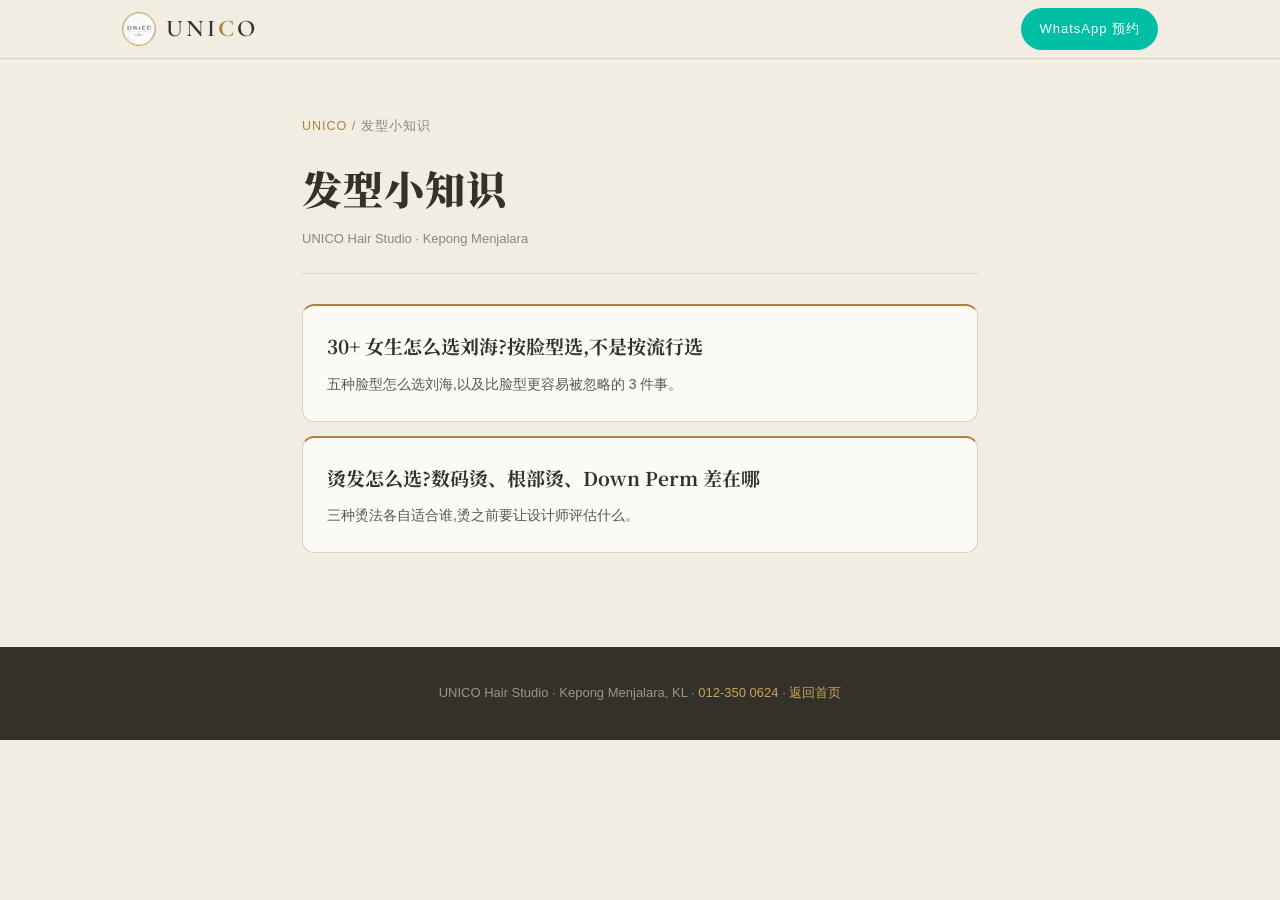
<file: blog/index.html>
<!DOCTYPE html>
<html lang="zh-Hans">
<head>
<meta charset="UTF-8">
<meta name="viewport" content="width=device-width, initial-scale=1.0">
<title>发型小知识 | UNICO Hair Studio Kepong Menjalara</title>
<meta name="description" content="UNICO Hair Studio 的发型小知识:刘海怎么选、烫发怎么选,按脸型和发质讲清楚。">
<link rel="canonical" href="https://unicohairkl.com/blog/">
<meta property="og:type" content="article">
<meta property="og:locale" content="zh_CN">
<meta property="og:site_name" content="UNICO Hair Studio">
<meta property="og:title" content="发型小知识 | UNICO Hair Studio Kepong Menjalara">
<meta property="og:description" content="UNICO Hair Studio 的发型小知识:刘海怎么选、烫发怎么选,按脸型和发质讲清楚。">
<meta property="og:url" content="https://unicohairkl.com/blog/">
<meta property="og:image" content="https://unicohairkl.com/img/og.jpg">
<link rel="icon" type="image/png" href="/img/logo.png">
<link rel="preconnect" href="https://fonts.googleapis.com">
<link rel="preconnect" href="https://fonts.gstatic.com" crossorigin>
<link href="https://fonts.googleapis.com/css2?family=Cormorant+Garamond:wght@400;500;600&family=Noto+Serif+SC:wght@700;900&display=swap" rel="stylesheet">
<link rel="stylesheet" href="/blog/blog.css">

<script>
!function(f,b,e,v,n,t,s)
{if(f.fbq)return;n=f.fbq=function(){n.callMethod?
n.callMethod.apply(n,arguments):n.queue.push(arguments)};
if(!f._fbq)f._fbq=n;n.push=n;n.loaded=!0;n.version='2.0';
n.queue=[];t=b.createElement(e);t.async=!0;
t.src=v;s=b.getElementsByTagName(e)[0];
s.parentNode.insertBefore(t,s)}(window,document,'script',
'https://connect.facebook.net/en_US/fbevents.js');
fbq('init','2360374390980430');
fbq('track','PageView');
</script>
</head>
<body>
<nav class="bar"><div class="in"><a class="logo" href="/"><img src="/img/logo.png" width="64" height="64" alt="UNICO Hair Studio logo"><span>UNI<b>C</b>O</span></a><a class="cta" href="https://wa.me/60123500624?text=Hi%20Unico%2C%20%E6%88%91%E6%83%B3%E9%A2%84%E7%BA%A6" target="_blank" rel="noopener">WhatsApp 预约</a></div></nav>
<main>
<div class="crumb"><a href="/">UNICO</a> / 发型小知识</div>
<h1>发型小知识</h1>
<div class="meta">UNICO Hair Studio · Kepong Menjalara</div>
<div class="list">
<a href="/blog/bangs-for-30plus-face-shape/"><b>30+ 女生怎么选刘海?按脸型选,不是按流行选</b><span>五种脸型怎么选刘海,以及比脸型更容易被忽略的 3 件事。</span></a>
<a href="/blog/perm-types-digital-root-down/"><b>烫发怎么选?数码烫、根部烫、Down Perm 差在哪</b><span>三种烫法各自适合谁,烫之前要让设计师评估什么。</span></a>
</div>
</main>
<footer>UNICO Hair Studio · Kepong Menjalara, KL · <a href="tel:+60123500624">012-350 0624</a> · <a href="/">返回首页</a></footer>
</body>
</html>
</file>
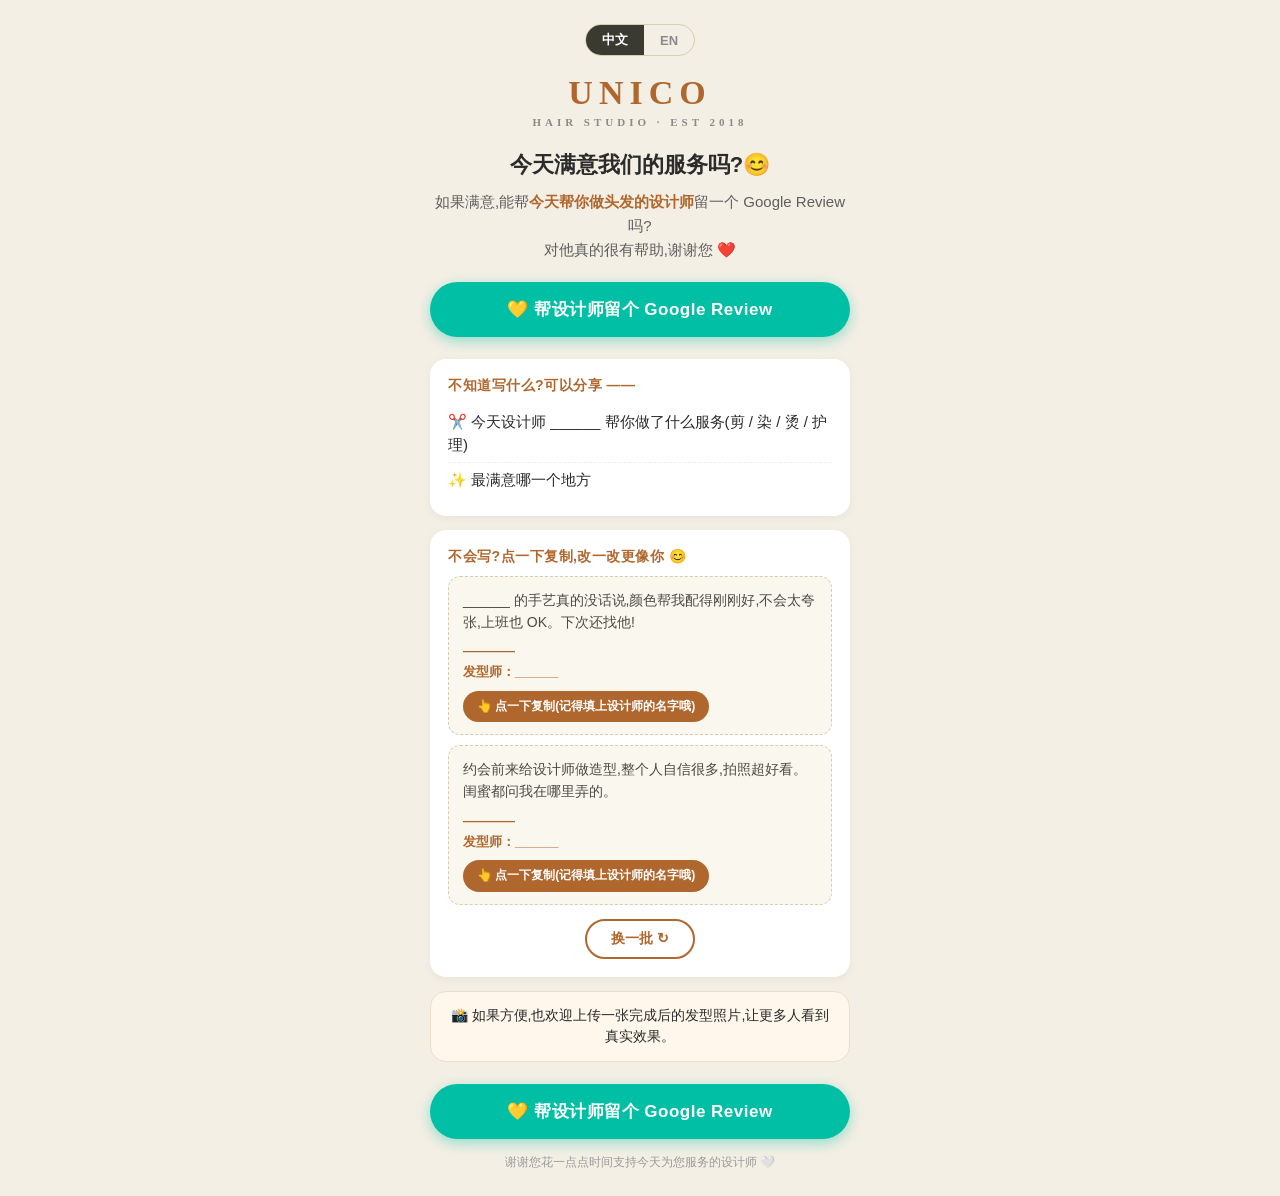
<file: review/index.html>
<!DOCTYPE html>
<html lang="zh">
<head>
<meta charset="UTF-8">
<meta name="viewport" content="width=device-width, initial-scale=1.0">
<title>UNICO Hair Studio · Google Review 💛</title>
<!-- Meta Pixel: jiajia / ID 2360374390980430 -->
<script>
!function(f,b,e,v,n,t,s)
{if(f.fbq)return;n=f.fbq=function(){n.callMethod?
n.callMethod.apply(n,arguments):n.queue.push(arguments)};
if(!f._fbq)f._fbq=n;n.push=n;n.loaded=!0;n.version='2.0';
n.queue=[];t=b.createElement(e);t.async=!0;
t.src=v;s=b.getElementsByTagName(e)[0];
s.parentNode.insertBefore(t,s)}(window,document,'script',
'https://connect.facebook.net/en_US/fbevents.js');
fbq('init','2360374390980430');
fbq('track','PageView');
</script>
<noscript><img height="1" width="1" style="display:none"
src="https://www.facebook.com/tr?id=2360374390980430&ev=PageView&noscript=1"
alt=""></noscript>
<style>
  * { margin:0; padding:0; box-sizing:border-box; }
  body {
    font-family: "PingFang SC","Noto Sans SC","Microsoft YaHei",sans-serif;
    background:#F4EFE5; color:#2b2b2b;
    min-height:100vh; display:flex; align-items:center; justify-content:center;
    padding:24px 20px;
  }
  .card { max-width:420px; width:100%; text-align:center; }
  .lang {
    display:inline-flex; border:1px solid #d8cdb2; border-radius:999px; overflow:hidden;
    margin-bottom:18px; font-size:13px;
  }
  .lang button {
    border:none; background:transparent; padding:6px 16px; cursor:pointer;
    color:#8a8a8a; font-size:13px; font-weight:600;
  }
  .lang button.on { background:#3B3A30; color:#fff; }
  .logo {
    font-family: Georgia,"Times New Roman",serif;
    font-size:34px; letter-spacing:6px; color:#B0672E; font-weight:bold;
  }
  .logo small { display:block; font-size:11px; letter-spacing:4px; color:#8a8a8a; margin-top:4px; }
  h1 { font-size:22px; margin:22px 0 10px; font-weight:600; }
  .sub { font-size:15px; color:#5f5f5f; line-height:1.6; margin-bottom:20px; }
  .sub b { color:#B0672E; }
  .tips, .samples {
    background:#fff; border-radius:16px; padding:18px; text-align:left;
    box-shadow:0 2px 10px rgba(0,0,0,.05); margin-bottom:14px;
  }
  .tips h2, .samples h2 { font-size:14px; color:#B0672E; margin-bottom:10px; letter-spacing:.5px; }
  .tips ul { list-style:none; }
  .tips li { font-size:15px; line-height:1.5; padding:6px 0; border-bottom:1px dashed #eee; }
  .tips li:last-child { border-bottom:none; }
  .sample {
    background:#faf7ef; border:1px dashed #d8cdb2; border-radius:12px;
    padding:12px 14px; font-size:14px; line-height:1.6; color:#4a4a44;
    margin-bottom:10px; cursor:pointer; position:relative;
  }
  .sample:active { background:#f1ecdc; }
  .sample .stylistline { display:block; margin-top:8px; color:#B0672E; font-weight:600; font-size:13px; }
  .sample .copyhint { display:inline-block; margin-top:8px; font-size:12px; font-weight:600; color:#fff; background:#B0672E; padding:6px 14px; border-radius:999px; }
  .shuffle { font-size:14px; font-weight:600; color:#B0672E; background:#fff; border:2px solid #B0672E; border-radius:999px; padding:9px 24px; cursor:pointer; margin-top:4px; }
  .shuffle:active { background:#B0672E; color:#fff; }
  .photo {
    background:#fff7ec; border:1px solid #eadfc8; border-radius:16px;
    padding:13px 16px; font-size:14px; line-height:1.55; margin-bottom:22px;
  }
  .btn {
    display:block; background:#00BFA5; color:#fff; text-decoration:none;
    font-size:17px; font-weight:600; letter-spacing:.5px;
    padding:16px 20px; border-radius:999px;
    box-shadow:0 4px 14px rgba(0,191,165,.4);
  }
  .btn:active { transform:scale(.98); }
  .note { font-size:12px; color:#9a9a9a; margin-top:14px; line-height:1.6; }
  #toast {
    position:fixed; bottom:30px; left:50%; transform:translateX(-50%);
    background:#3B3A30; color:#fff; font-size:13px; padding:10px 20px;
    border-radius:999px; opacity:0; transition:opacity .3s; pointer-events:none; white-space:nowrap;
  }
</style>
</head>
<body>
  <div class="card">
    <div class="lang">
      <button id="btn-zh" class="on" onclick="setLang('zh')">中文</button>
      <button id="btn-en" onclick="setLang('en')">EN</button>
    </div>

    <div class="logo">UNICO<small>HAIR STUDIO · EST 2018</small></div>

    <h1 id="h1"></h1>
    <p class="sub" id="sub"></p>

    <a class="btn" id="cta" href="https://search.google.com/local/writereview?placeid=ChIJOUSDEetHzDERlM5dplXxUUM" style="margin-bottom:22px"></a>

    <div class="tips">
      <h2 id="tips-title"></h2>
      <ul id="tiplist"></ul>
    </div>

    <div class="samples">
      <h2 id="samples-title"></h2>
      <div id="samplelist"></div>
      <div style="text-align:center"><button class="shuffle" id="shuffle" onclick="renderSamples()"></button></div>
    </div>

    <div class="photo" id="photo"></div>

    <a class="btn" id="cta2" href="https://search.google.com/local/writereview?placeid=ChIJOUSDEetHzDERlM5dplXxUUM"></a>

    <p class="note" id="foot"></p>
  </div>
  <div id="toast"></div>

<script>
var NAMES = { jym:'Jym', ken:'Ken', ryan:'Ryan', david:'David', felix:'Felix', rongjin:'Rong Jin' };
var key = (new URLSearchParams(location.search).get('s') || '').toLowerCase();
var N = NAMES[key] || null;
var LANG = 'zh';

var T = {
  zh: {
    h1: '今天满意我们的服务吗?😊',
    sub_g: '如果满意,能帮<b>今天帮你做头发的设计师</b>留一个 Google Review 吗?<br>对他真的很有帮助,谢谢您 ❤️',
    sub_n: '如果满意,能帮 <b>{n}</b> 留一个 Google Review 吗?<br>对他真的很有帮助,谢谢您 ❤️',
    tipsTitle: '不知道写什么?可以分享 ——',
    tips: ['✂️ 今天设计师 {b} 帮你做了什么服务(剪 / 染 / 烫 / 护理)','✨ 最满意哪一个地方'],
    samplesTitle: '不会写?点一下复制,改一改更像你 😊',
    copyhint: '👆 点一下复制', copyhintBlank: '👆 点一下复制(记得填上设计师的名字哦)',
    shuffle: '换一批 ↻',
    copied: '已复制!贴上去改一改更好 😊',
    photo: '📸 如果方便,也欢迎上传一张完成后的发型照片,让更多人看到真实效果。',
    cta_g: '💛 帮设计师留个 Google Review',
    cta_n: '💛 帮 {n} 留个 Google Review',
    foot_g: '谢谢您花一点点时间支持今天为您服务的设计师 🤍',
    foot_n: '每一个真心评价,都是 {n} 继续进步的动力,谢谢您的支持 🤍',
    generic: '设计师',
    stylistTag: '发型师：',
    samples: [
      '第一次找{n}剪头发,很满意!会先了解我平时怎么整理,再建议适合我的发型,剪完真的比较好打理。',
      '今天找{n}染发,颜色很自然,也很显气色。整个过程都会耐心解释,没有一直推销,很舒服。',
      '{n}很细心,也很有耐心。从沟通到完成都会一直确认我的想法,整体体验很好,下次还会再来。',
      '我已经找{n}好几年了,每次都很放心。知道我喜欢什么风格,每次回来都不用担心会剪坏。',
      '店里环境很舒服,也不会有压力。谢谢{n}今天帮我整理头发,很满意这次的效果,推荐大家来试试。',
      '找{n}烫了头发,卷度很自然不会太夸张,同事都说好看。价钱也讲得清清楚楚。',
      '{n}帮我做了护理,头发柔顺很多,发尾没那么毛躁了。还教我在家怎么保养,很用心。',
      '今天是 {b} 帮我剪的,会先看我的脸型和发质才建议发型,剪完朋友都说变好看了!',
      '帮老公预约{n}剪头发,他平时很挑的,这次回来一直照镜子哈哈。以后全家都来这里了。',
      '{b} 的手艺真的没话说,颜色帮我配得刚刚好,不会太夸张,上班也 OK。下次还找他!',
      '换了新发型整个人精神很多,{n}建议的长度刚刚好,不会太短。同事一直问我在哪里剪的哈哈。',
      '朋友介绍来找{n}的,果然没有失望。有问必答,建议都很中肯,现在换我介绍朋友来了。',
      '之前头发烫坏过不敢乱试,这次{n}帮我调整,发质看起来健康很多,慢慢养回来了。',
      '带女儿来剪头发,{n}很会跟小孩沟通,剪的时候一点都不闹。两个人都剪得很满意。',
      '白头发越来越多,{n}帮我染完自然很多,人也年轻了。不是死黑那种,很自然。',
      '{n}做之前都会先讲清楚价钱和步骤,不会做到一半加东西,做头发做得很安心。',
      '留了十几年长发一直不敢剪短,{n}帮我慢慢调整,剪完反而更多人赞。早知道早点来。',
      '约会前来给{n}做造型,整个人自信很多,拍照超好看。闺蜜都问我在哪里弄的。',
      '洗剪吹做完,吹出来的造型撑到晚上都还在。{n}还教我在家怎么吹,学到了。',
      '每次来{n}都记得我上次做了什么,建议都是为我着想,不是为了 sales。这种设计师很难得。',
      '带儿子来找{n}剪头发,他平时最怕剪头发,这次全程乖乖坐着,剪完还说下次要再来。',
      '小朋友第一次来剪头发也不哭,{n}一边逗他一边剪,又快又好看。带小孩来很放心。',
      '男生发型{n}真的会剪,层次干净,两边推得刚刚好,一个月后长出来也不会乱。',
      '找{n}剪发加造型,整个人利落很多。他还教我用什么发泥、怎么抓,现在出门快很多。'
    ]
  },
  en: {
    h1: 'Were you happy with your visit today? 😊',
    sub_g: 'If you enjoyed your visit, could you leave a Google Review for <b>the stylist who did your hair today</b>?<br>It really means a lot to them. Thank you! ❤️',
    sub_n: 'If you enjoyed your experience, could you leave a Google Review for <b>{n}</b>?<br>It really means a lot to them. Thank you! ❤️',
    tipsTitle: 'Not sure what to write? You can share —',
    tips: ['✂️ What service did your stylist {b} do for you today? (Cut, colour, perm, treatment)','✨ What did you like most?'],
    samplesTitle: 'Need inspiration? Tap to copy, then make it yours 😊',
    copyhint: '👆 Tap to copy', copyhintBlank: '👆 Tap to copy (remember to fill in your stylist\'s name)',
    shuffle: 'Show others ↻',
    copied: 'Copied! Feel free to edit it 😊',
    photo: '📸 Feel free to upload a photo of your new hairstyle too — it helps others a lot!',
    cta_g: '💛 Leave a Google Review for Your Stylist',
    cta_n: '💛 Leave a Google Review for {n}',
    foot_g: 'Thank you for taking a moment to support your stylist today 🤍',
    foot_n: 'Every genuine review encourages {n} to keep improving. Thank you! 🤍',
    generic: 'my stylist',
    stylistTag: 'Stylist: ',
    samples: [
      "Had my haircut with {n} today and I'm really happy with the result. Took time to understand what I wanted and the haircut is easy to manage too.",
      "Love my new hair colour! {n} recommended a shade that suits my skin tone and the whole experience was very comfortable. Definitely coming back again.",
      "{n} was very patient and friendly throughout the appointment. Never felt rushed and explained every step clearly. Really appreciate the service.",
      "I've been coming back to {n} for quite some time already. Always consistent, and I trust the advice every visit. Highly recommended!",
      "Great experience at Unico Hair Studio. Nice environment, friendly team and I'm very happy with my new hairstyle by {n}. Will definitely recommend to my friends.",
      "Did my perm here and the curls turned out really natural. Pricing was transparent too, no hidden charges at all.",
      "The hair wash and treatment was so relaxing, my hair feels much smoother now. Clean and cozy place, will be back.",
      "{b} did my hair today. Checked my face shape and hair condition first before recommending the style. My friends say I look great!",
      "Even a simple men's cut is done properly here, not just a quick trim. Easy to style at home after that. Recommended my friends already.",
      "Really trust {b} with my hair. The colour matched me perfectly, not too loud, still office-friendly. See you next visit!",
      "Brought my son to {n} for a haircut. He usually hates haircuts but this time he sat still the whole way. So patient with kids!",
      "My little girl's first salon haircut with {n} — no tears at all, and the cut turned out so cute. Very kids-friendly.",
      "{n} really knows men's cuts. Clean and neat, and it still looks good even weeks after. Worth it.",
      "Got a cut and styling with {n}. Taught me how to style it at home too — getting ready in the morning is so much faster now." 
    ]
  }
};

function fill(s, t) { return s.split('{n}').join(N || t.generic).split('{b}').join(N || '______'); }

function render() {
  var t = T[LANG];
  document.getElementById('btn-zh').className = LANG==='zh' ? 'on' : '';
  document.getElementById('btn-en').className = LANG==='en' ? 'on' : '';
  document.getElementById('h1').textContent = t.h1;
  document.getElementById('sub').innerHTML = N ? t.sub_n.split('{n}').join(N) : t.sub_g;
  document.getElementById('tips-title').textContent = t.tipsTitle;
  document.getElementById('tiplist').innerHTML = t.tips.map(function(x){return '<li>'+fill(x, t)+'</li>';}).join('');
  document.getElementById('samples-title').textContent = t.samplesTitle;
  document.getElementById('shuffle').textContent = t.shuffle;
  document.getElementById('photo').textContent = t.photo;
  document.getElementById('cta').textContent = fill(N ? t.cta_n : t.cta_g, t);
  var c2=document.getElementById('cta2'); if(c2){c2.textContent=document.getElementById('cta').textContent;}
  document.getElementById('foot').textContent = fill(N ? t.foot_n : t.foot_g, t);
  renderSamples();
}

function renderSamples() {
  var t = T[LANG];
  var pool = t.samples.slice();
  var pick = [];
  while (pick.length < 2 && pool.length) {
    pick.push(pool.splice(Math.floor(Math.random()*pool.length), 1)[0]);
  }
  document.getElementById('samplelist').innerHTML = pick.map(function(s){
    var body = fill(s, t);
    var tag = t.stylistTag + (N || '______');
    var full = body + '\n————\n' + tag;
    var displayHtml = body + '<span class="stylistline">————<br>' + tag + '</span>';
    var hint = (!N && t.copyhintBlank) ? t.copyhintBlank : t.copyhint;
    return '<div class="sample" data-txt="'+full.split('"').join('&quot;')+'">'+displayHtml+'<span class="copyhint">'+hint+'</span></div>';
  }).join('');
  Array.prototype.forEach.call(document.querySelectorAll('.sample'), function(el){
    el.onclick = function(){ copyText(el.getAttribute('data-txt')); };
  });
}

function copyText(s) {
  function done(){ toast(T[LANG].copied); }
  if (navigator.clipboard && navigator.clipboard.writeText) {
    navigator.clipboard.writeText(s).then(done).catch(function(){ fallback(s); done(); });
  } else { fallback(s); done(); }
}
function fallback(s) {
  var ta = document.createElement('textarea');
  ta.value = s; document.body.appendChild(ta); ta.select();
  try { document.execCommand('copy'); } catch(e){}
  document.body.removeChild(ta);
}
var toastTimer;
function toast(msg) {
  var el = document.getElementById('toast');
  el.textContent = msg; el.style.opacity = 1;
  clearTimeout(toastTimer);
  toastTimer = setTimeout(function(){ el.style.opacity = 0; }, 1800);
}
function setLang(l) { LANG = l; render(); }
render();
['cta','cta2'].forEach(function(id){
  var el=document.getElementById(id); if(!el)return;
  el.addEventListener('click',function(){
    if(typeof fbq==='function'){
      fbq('trackCustom','ReviewSubmitClick',{source:'review_page_'+id});
    }
  });
});
</script>
</body>
</html>
</file>
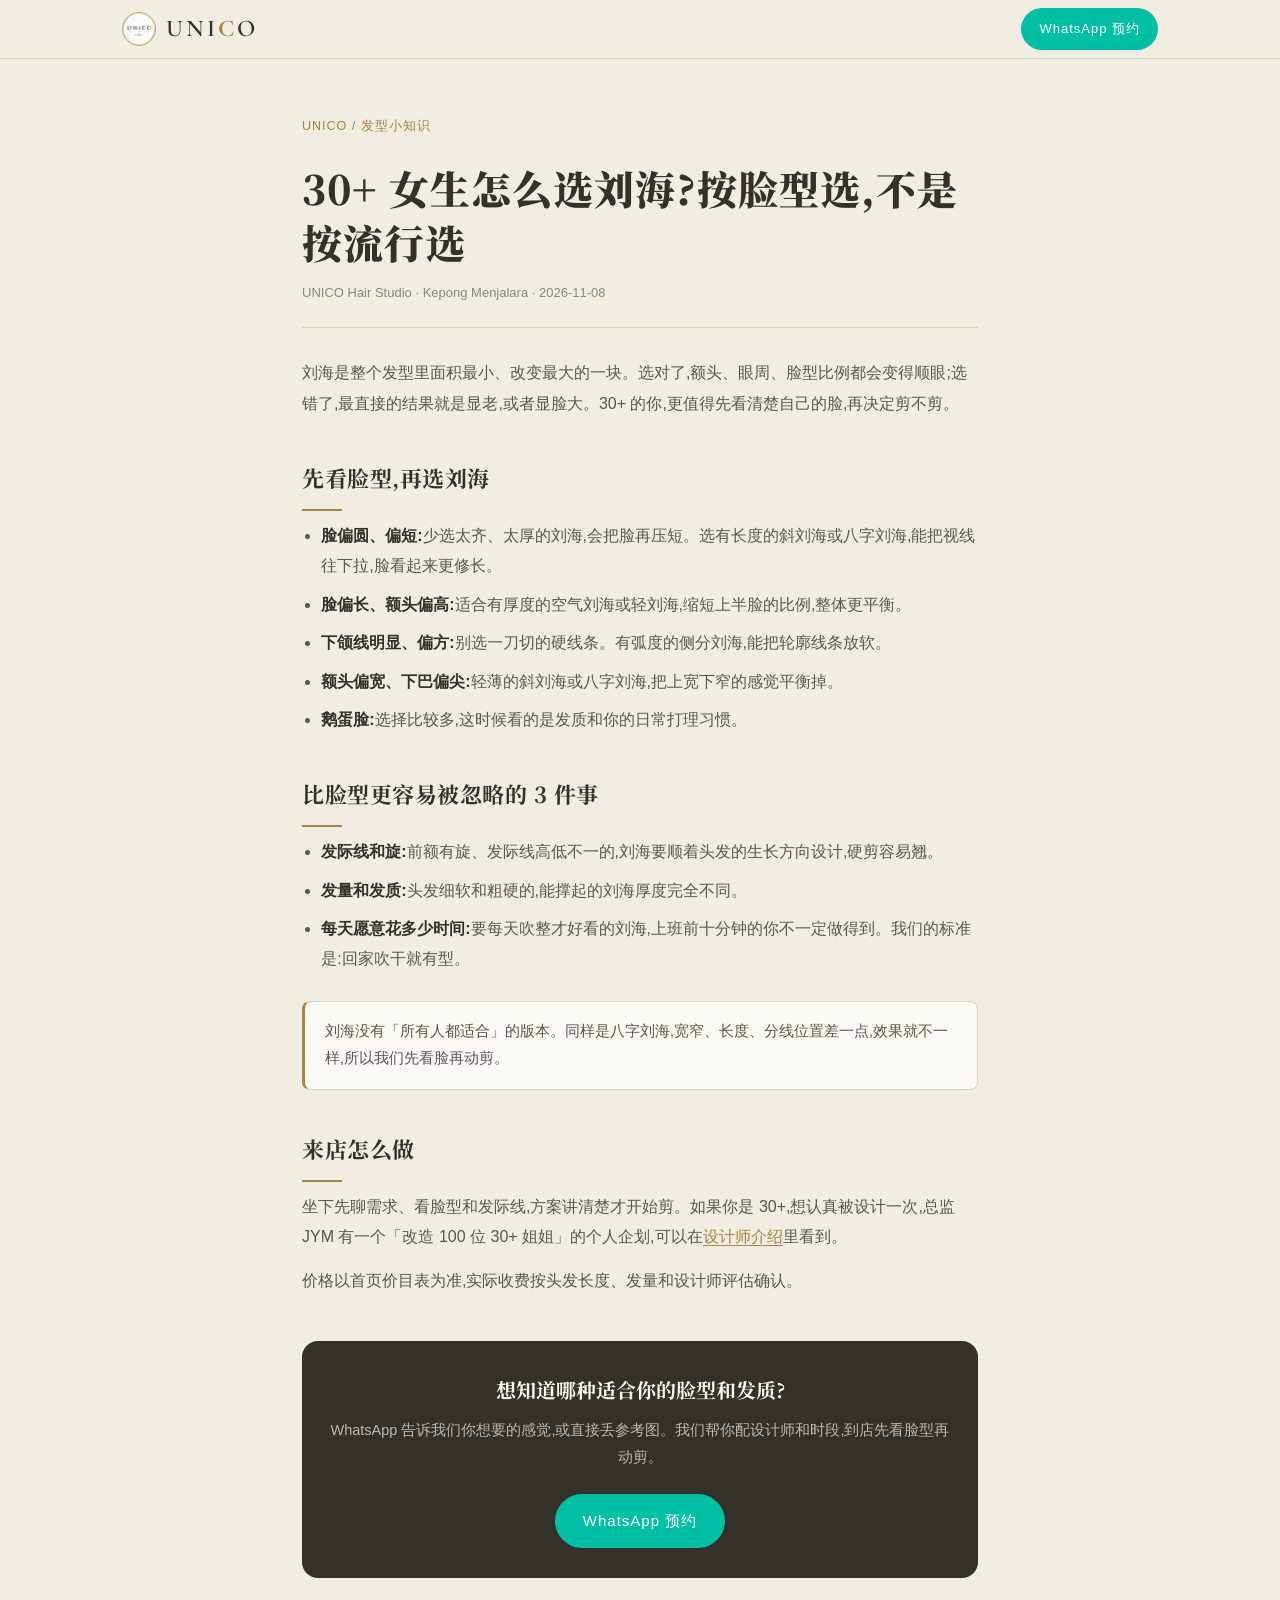
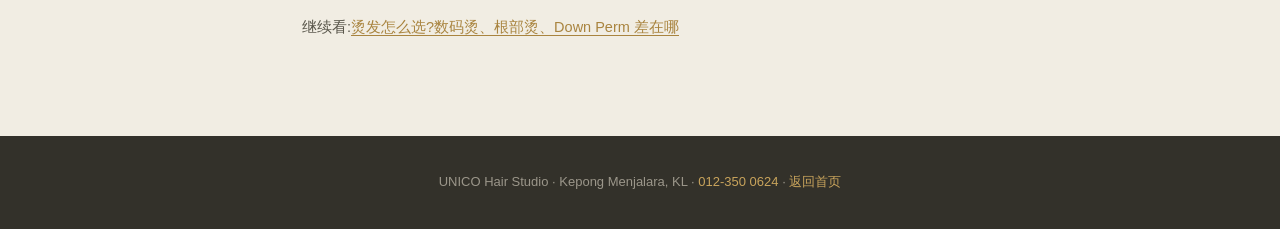
<file: blog/bangs-for-30plus-face-shape/index.html>
<!DOCTYPE html>
<html lang="zh-Hans">
<head>
<meta charset="UTF-8">
<meta name="viewport" content="width=device-width, initial-scale=1.0">
<title>30+ 女生怎么选刘海?按脸型选 | UNICO Hair Studio Kepong</title>
<meta name="description" content="圆脸、长脸、方脸、心形脸怎么选刘海?30+ 女生选刘海的重点,不是流行,是脸型、发际线和日常打理。UNICO Hair Studio Kepong Menjalara。">
<link rel="canonical" href="https://unicohairkl.com/blog/bangs-for-30plus-face-shape/">
<meta property="og:type" content="article">
<meta property="og:locale" content="zh_CN">
<meta property="og:site_name" content="UNICO Hair Studio">
<meta property="og:title" content="30+ 女生怎么选刘海?按脸型选 | UNICO Hair Studio Kepong">
<meta property="og:description" content="圆脸、长脸、方脸、心形脸怎么选刘海?30+ 女生选刘海的重点,不是流行,是脸型、发际线和日常打理。UNICO Hair Studio Kepong Menjalara。">
<meta property="og:url" content="https://unicohairkl.com/blog/bangs-for-30plus-face-shape/">
<meta property="og:image" content="https://unicohairkl.com/img/og.jpg">
<link rel="icon" type="image/png" href="/img/logo.png">
<link rel="preconnect" href="https://fonts.googleapis.com">
<link rel="preconnect" href="https://fonts.gstatic.com" crossorigin>
<link href="https://fonts.googleapis.com/css2?family=Cormorant+Garamond:wght@400;500;600&family=Noto+Serif+SC:wght@700;900&display=swap" rel="stylesheet">
<link rel="stylesheet" href="/blog/blog.css">
<script type="application/ld+json">{"@context":"https://schema.org","@type":"Article","headline":"30+ 女生怎么选刘海?按脸型选,不是按流行选","description":"圆脸、长脸、方脸、心形脸怎么选刘海?30+ 女生选刘海的重点,不是流行,是脸型、发际线和日常打理。UNICO Hair Studio Kepong Menjalara。","datePublished":"2026-11-08","dateModified":"2026-11-08","inLanguage":"zh-Hans","mainEntityOfPage":"https://unicohairkl.com/blog/bangs-for-30plus-face-shape/","image":"https://unicohairkl.com/img/og.jpg","author":{"@type":"Organization","name":"UNICO Hair Studio"},"publisher":{"@type":"Organization","name":"UNICO Hair Studio","logo":{"@type":"ImageObject","url":"https://unicohairkl.com/img/logo.png"}}}</script>
<script type="application/ld+json">{"@context":"https://schema.org","@type":"BreadcrumbList","itemListElement":[{"@type":"ListItem","position":1,"name":"UNICO Hair Studio","item":"https://unicohairkl.com/"},{"@type":"ListItem","position":2,"name":"发型小知识","item":"https://unicohairkl.com/blog/"},{"@type":"ListItem","position":3,"name":"30+ 女生怎么选刘海","item":"https://unicohairkl.com/blog/bangs-for-30plus-face-shape/"}]}</script>
<script>
!function(f,b,e,v,n,t,s)
{if(f.fbq)return;n=f.fbq=function(){n.callMethod?
n.callMethod.apply(n,arguments):n.queue.push(arguments)};
if(!f._fbq)f._fbq=n;n.push=n;n.loaded=!0;n.version='2.0';
n.queue=[];t=b.createElement(e);t.async=!0;
t.src=v;s=b.getElementsByTagName(e)[0];
s.parentNode.insertBefore(t,s)}(window,document,'script',
'https://connect.facebook.net/en_US/fbevents.js');
fbq('init','2360374390980430');
fbq('track','PageView');
</script>
</head>
<body>
<nav class="bar"><div class="in"><a class="logo" href="/"><img src="/img/logo.png" width="64" height="64" alt="UNICO Hair Studio logo"><span>UNI<b>C</b>O</span></a><a class="cta" href="https://wa.me/60123500624?text=Hi%20Unico%2C%20%E6%88%91%E6%83%B3%E9%A2%84%E7%BA%A6" target="_blank" rel="noopener">WhatsApp 预约</a></div></nav>
<main>
<div class="crumb"><a href="/">UNICO</a> / <a href="/blog/">发型小知识</a></div>
<h1>30+ 女生怎么选刘海?按脸型选,不是按流行选</h1>
<div class="meta">UNICO Hair Studio · Kepong Menjalara · 2026-11-08</div>
<p>刘海是整个发型里面积最小、改变最大的一块。选对了,额头、眼周、脸型比例都会变得顺眼;选错了,最直接的结果就是显老,或者显脸大。30+ 的你,更值得先看清楚自己的脸,再决定剪不剪。</p>
<h2>先看脸型,再选刘海</h2>
<ul>
<li><b>脸偏圆、偏短:</b>少选太齐、太厚的刘海,会把脸再压短。选有长度的斜刘海或八字刘海,能把视线往下拉,脸看起来更修长。</li>
<li><b>脸偏长、额头偏高:</b>适合有厚度的空气刘海或轻刘海,缩短上半脸的比例,整体更平衡。</li>
<li><b>下颌线明显、偏方:</b>别选一刀切的硬线条。有弧度的侧分刘海,能把轮廓线条放软。</li>
<li><b>额头偏宽、下巴偏尖:</b>轻薄的斜刘海或八字刘海,把上宽下窄的感觉平衡掉。</li>
<li><b>鹅蛋脸:</b>选择比较多,这时候看的是发质和你的日常打理习惯。</li>
</ul>
<h2>比脸型更容易被忽略的 3 件事</h2>
<ul>
<li><b>发际线和旋:</b>前额有旋、发际线高低不一的,刘海要顺着头发的生长方向设计,硬剪容易翘。</li>
<li><b>发量和发质:</b>头发细软和粗硬的,能撑起的刘海厚度完全不同。</li>
<li><b>每天愿意花多少时间:</b>要每天吹整才好看的刘海,上班前十分钟的你不一定做得到。我们的标准是:回家吹干就有型。</li>
</ul>
<div class="note">刘海没有「所有人都适合」的版本。同样是八字刘海,宽窄、长度、分线位置差一点,效果就不一样,所以我们先看脸再动剪。</div>
<h2>来店怎么做</h2>
<p>坐下先聊需求、看脸型和发际线,方案讲清楚才开始剪。如果你是 30+,想认真被设计一次,总监 JYM 有一个「改造 100 位 30+ 姐姐」的个人企划,可以在<a href="/#team" style="color:var(--gold);border-bottom:1px solid var(--gold)">设计师介绍</a>里看到。</p>
<p>价格以首页价目表为准,实际收费按头发长度、发量和设计师评估确认。</p>
<div class="cta-box"><b>想知道哪种适合你的脸型和发质?</b><p>WhatsApp 告诉我们你想要的感觉,或直接丢参考图。我们帮你配设计师和时段,到店先看脸型再动剪。</p><a href="https://wa.me/60123500624?text=Hi%20Unico%2C%20%E6%88%91%E6%83%B3%E9%A2%84%E7%BA%A6" target="_blank" rel="noopener">WhatsApp 预约</a></div>
<p class="more">继续看:<a href="/blog/perm-types-digital-root-down/">烫发怎么选?数码烫、根部烫、Down Perm 差在哪</a></p>
</main>
<footer>UNICO Hair Studio · Kepong Menjalara, KL · <a href="tel:+60123500624">012-350 0624</a> · <a href="/">返回首页</a></footer>
</body>
</html>
</file>
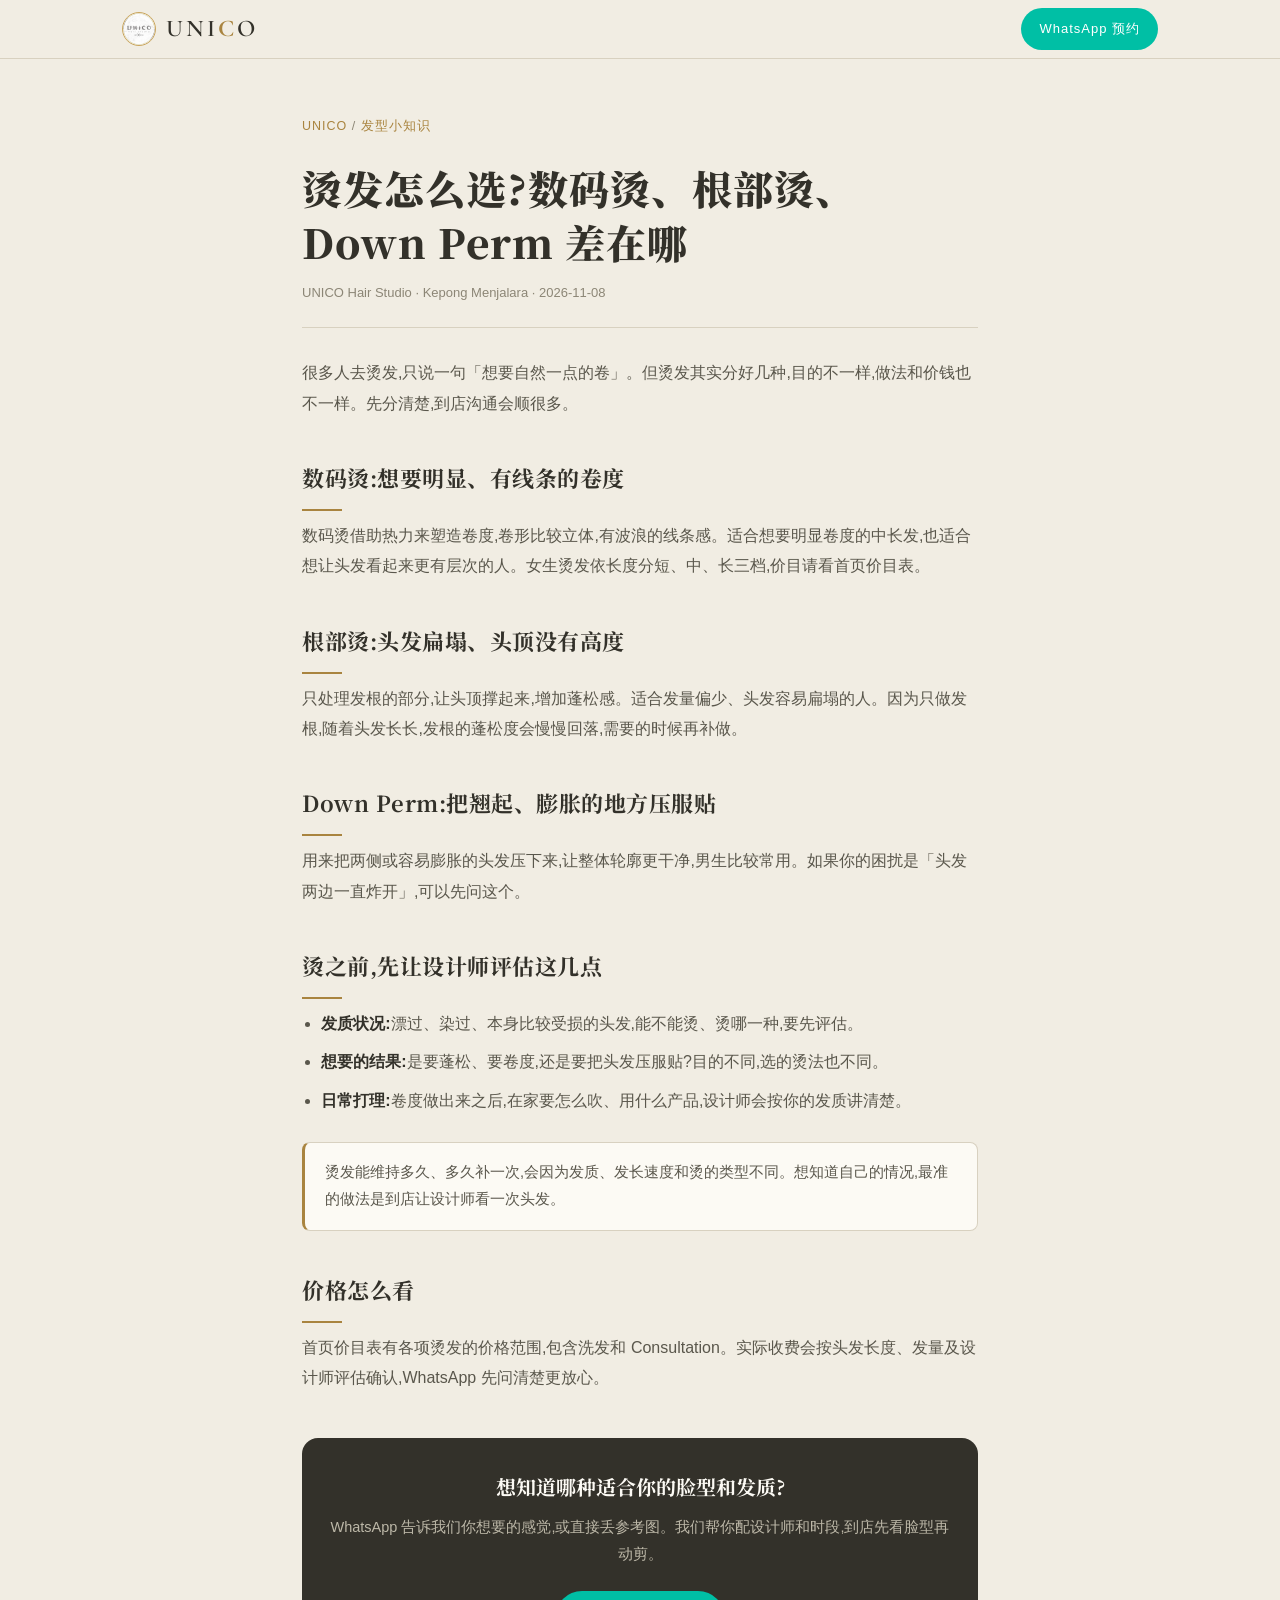
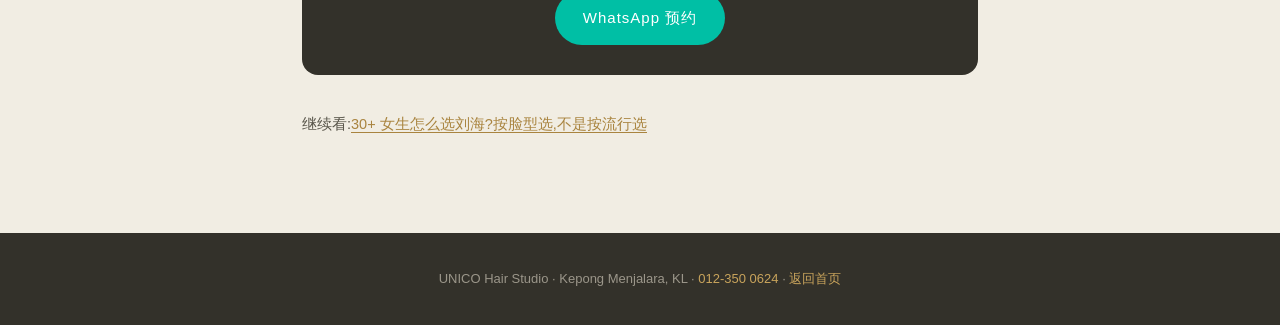
<file: blog/perm-types-digital-root-down/index.html>
<!DOCTYPE html>
<html lang="zh-Hans">
<head>
<meta charset="UTF-8">
<meta name="viewport" content="width=device-width, initial-scale=1.0">
<title>烫发怎么选?数码烫、根部烫、Down Perm 差在哪 | UNICO Kepong</title>
<meta name="description" content="数码烫、根部烫、Down Perm 各适合谁?烫发前要让设计师评估什么?UNICO Hair Studio Kepong Menjalara 白话讲清楚。">
<link rel="canonical" href="https://unicohairkl.com/blog/perm-types-digital-root-down/">
<meta property="og:type" content="article">
<meta property="og:locale" content="zh_CN">
<meta property="og:site_name" content="UNICO Hair Studio">
<meta property="og:title" content="烫发怎么选?数码烫、根部烫、Down Perm 差在哪 | UNICO Kepong">
<meta property="og:description" content="数码烫、根部烫、Down Perm 各适合谁?烫发前要让设计师评估什么?UNICO Hair Studio Kepong Menjalara 白话讲清楚。">
<meta property="og:url" content="https://unicohairkl.com/blog/perm-types-digital-root-down/">
<meta property="og:image" content="https://unicohairkl.com/img/og.jpg">
<link rel="icon" type="image/png" href="/img/logo.png">
<link rel="preconnect" href="https://fonts.googleapis.com">
<link rel="preconnect" href="https://fonts.gstatic.com" crossorigin>
<link href="https://fonts.googleapis.com/css2?family=Cormorant+Garamond:wght@400;500;600&family=Noto+Serif+SC:wght@700;900&display=swap" rel="stylesheet">
<link rel="stylesheet" href="/blog/blog.css">
<script type="application/ld+json">{"@context":"https://schema.org","@type":"Article","headline":"烫发怎么选?数码烫、根部烫、Down Perm 差在哪","description":"数码烫、根部烫、Down Perm 各适合谁?烫发前要让设计师评估什么?UNICO Hair Studio Kepong Menjalara 白话讲清楚。","datePublished":"2026-11-08","dateModified":"2026-11-08","inLanguage":"zh-Hans","mainEntityOfPage":"https://unicohairkl.com/blog/perm-types-digital-root-down/","image":"https://unicohairkl.com/img/og.jpg","author":{"@type":"Organization","name":"UNICO Hair Studio"},"publisher":{"@type":"Organization","name":"UNICO Hair Studio","logo":{"@type":"ImageObject","url":"https://unicohairkl.com/img/logo.png"}}}</script>
<script type="application/ld+json">{"@context":"https://schema.org","@type":"BreadcrumbList","itemListElement":[{"@type":"ListItem","position":1,"name":"UNICO Hair Studio","item":"https://unicohairkl.com/"},{"@type":"ListItem","position":2,"name":"发型小知识","item":"https://unicohairkl.com/blog/"},{"@type":"ListItem","position":3,"name":"烫发怎么选","item":"https://unicohairkl.com/blog/perm-types-digital-root-down/"}]}</script>
<script>
!function(f,b,e,v,n,t,s)
{if(f.fbq)return;n=f.fbq=function(){n.callMethod?
n.callMethod.apply(n,arguments):n.queue.push(arguments)};
if(!f._fbq)f._fbq=n;n.push=n;n.loaded=!0;n.version='2.0';
n.queue=[];t=b.createElement(e);t.async=!0;
t.src=v;s=b.getElementsByTagName(e)[0];
s.parentNode.insertBefore(t,s)}(window,document,'script',
'https://connect.facebook.net/en_US/fbevents.js');
fbq('init','2360374390980430');
fbq('track','PageView');
</script>
</head>
<body>
<nav class="bar"><div class="in"><a class="logo" href="/"><img src="/img/logo.png" width="64" height="64" alt="UNICO Hair Studio logo"><span>UNI<b>C</b>O</span></a><a class="cta" href="https://wa.me/60123500624?text=Hi%20Unico%2C%20%E6%88%91%E6%83%B3%E9%A2%84%E7%BA%A6" target="_blank" rel="noopener">WhatsApp 预约</a></div></nav>
<main>
<div class="crumb"><a href="/">UNICO</a> / <a href="/blog/">发型小知识</a></div>
<h1>烫发怎么选?数码烫、根部烫、Down Perm 差在哪</h1>
<div class="meta">UNICO Hair Studio · Kepong Menjalara · 2026-11-08</div>
<p>很多人去烫发,只说一句「想要自然一点的卷」。但烫发其实分好几种,目的不一样,做法和价钱也不一样。先分清楚,到店沟通会顺很多。</p>
<h2>数码烫:想要明显、有线条的卷度</h2>
<p>数码烫借助热力来塑造卷度,卷形比较立体,有波浪的线条感。适合想要明显卷度的中长发,也适合想让头发看起来更有层次的人。女生烫发依长度分短、中、长三档,价目请看首页价目表。</p>
<h2>根部烫:头发扁塌、头顶没有高度</h2>
<p>只处理发根的部分,让头顶撑起来,增加蓬松感。适合发量偏少、头发容易扁塌的人。因为只做发根,随着头发长长,发根的蓬松度会慢慢回落,需要的时候再补做。</p>
<h2>Down Perm:把翘起、膨胀的地方压服贴</h2>
<p>用来把两侧或容易膨胀的头发压下来,让整体轮廓更干净,男生比较常用。如果你的困扰是「头发两边一直炸开」,可以先问这个。</p>
<h2>烫之前,先让设计师评估这几点</h2>
<ul>
<li><b>发质状况:</b>漂过、染过、本身比较受损的头发,能不能烫、烫哪一种,要先评估。</li>
<li><b>想要的结果:</b>是要蓬松、要卷度,还是要把头发压服贴?目的不同,选的烫法也不同。</li>
<li><b>日常打理:</b>卷度做出来之后,在家要怎么吹、用什么产品,设计师会按你的发质讲清楚。</li>
</ul>
<div class="note">烫发能维持多久、多久补一次,会因为发质、发长速度和烫的类型不同。想知道自己的情况,最准的做法是到店让设计师看一次头发。</div>
<h2>价格怎么看</h2>
<p>首页价目表有各项烫发的价格范围,包含洗发和 Consultation。实际收费会按头发长度、发量及设计师评估确认,WhatsApp 先问清楚更放心。</p>
<div class="cta-box"><b>想知道哪种适合你的脸型和发质?</b><p>WhatsApp 告诉我们你想要的感觉,或直接丢参考图。我们帮你配设计师和时段,到店先看脸型再动剪。</p><a href="https://wa.me/60123500624?text=Hi%20Unico%2C%20%E6%88%91%E6%83%B3%E9%A2%84%E7%BA%A6" target="_blank" rel="noopener">WhatsApp 预约</a></div>
<p class="more">继续看:<a href="/blog/bangs-for-30plus-face-shape/">30+ 女生怎么选刘海?按脸型选,不是按流行选</a></p>
</main>
<footer>UNICO Hair Studio · Kepong Menjalara, KL · <a href="tel:+60123500624">012-350 0624</a> · <a href="/">返回首页</a></footer>
</body>
</html>
</file>
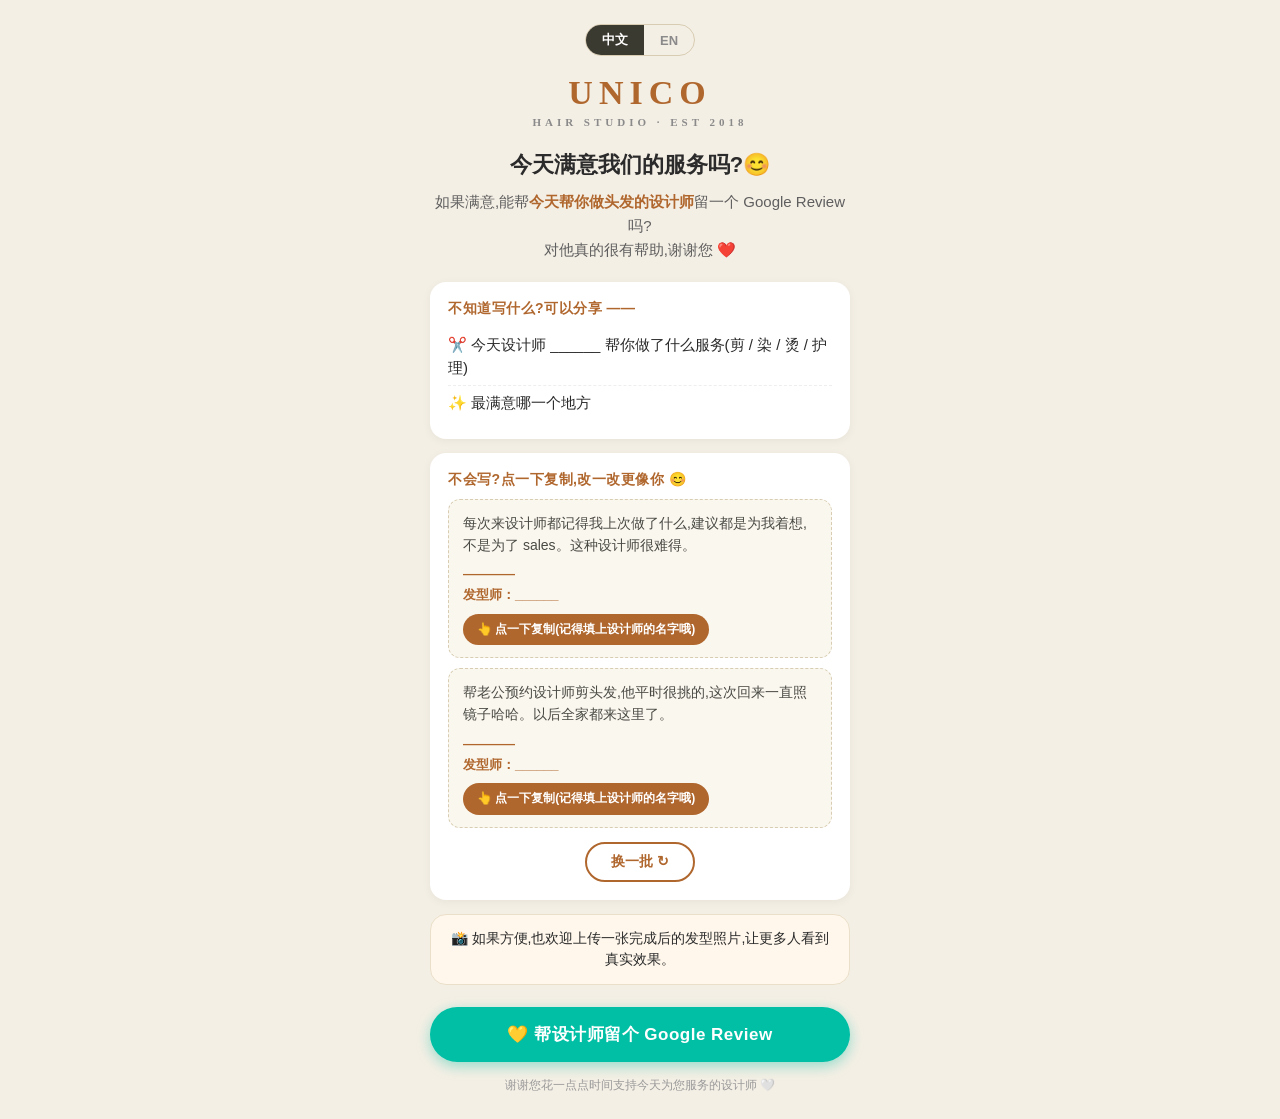
<file: unico-site-v3-2026-11-08/review/index.html>
<!DOCTYPE html>
<html lang="zh">
<head>
<meta charset="UTF-8">
<meta name="viewport" content="width=device-width, initial-scale=1.0">
<meta name="robots" content="noindex, nofollow">
<title>UNICO Hair Studio · Google Review 💛</title>
<!-- Meta Pixel: jiajia / ID 2360374390980430 -->
<script>
!function(f,b,e,v,n,t,s)
{if(f.fbq)return;n=f.fbq=function(){n.callMethod?
n.callMethod.apply(n,arguments):n.queue.push(arguments)};
if(!f._fbq)f._fbq=n;n.push=n;n.loaded=!0;n.version='2.0';
n.queue=[];t=b.createElement(e);t.async=!0;
t.src=v;s=b.getElementsByTagName(e)[0];
s.parentNode.insertBefore(t,s)}(window,document,'script',
'https://connect.facebook.net/en_US/fbevents.js');
fbq('init','2360374390980430');
fbq('track','PageView');
</script>
<noscript><img height="1" width="1" style="display:none"
src="https://www.facebook.com/tr?id=2360374390980430&ev=PageView&noscript=1"
alt=""></noscript>
<style>
  * { margin:0; padding:0; box-sizing:border-box; }
  body {
    font-family: "PingFang SC","Noto Sans SC","Microsoft YaHei",sans-serif;
    background:#F4EFE5; color:#2b2b2b;
    min-height:100vh; display:flex; align-items:center; justify-content:center;
    padding:24px 20px;
  }
  .card { max-width:420px; width:100%; text-align:center; }
  .lang {
    display:inline-flex; border:1px solid #d8cdb2; border-radius:999px; overflow:hidden;
    margin-bottom:18px; font-size:13px;
  }
  .lang button {
    border:none; background:transparent; padding:6px 16px; cursor:pointer;
    color:#8a8a8a; font-size:13px; font-weight:600;
  }
  .lang button.on { background:#3B3A30; color:#fff; }
  .logo {
    font-family: Georgia,"Times New Roman",serif;
    font-size:34px; letter-spacing:6px; color:#B0672E; font-weight:bold;
  }
  .logo small { display:block; font-size:11px; letter-spacing:4px; color:#8a8a8a; margin-top:4px; }
  h1 { font-size:22px; margin:22px 0 10px; font-weight:600; }
  .sub { font-size:15px; color:#5f5f5f; line-height:1.6; margin-bottom:20px; }
  .sub b { color:#B0672E; }
  .tips, .samples {
    background:#fff; border-radius:16px; padding:18px; text-align:left;
    box-shadow:0 2px 10px rgba(0,0,0,.05); margin-bottom:14px;
  }
  .tips h2, .samples h2 { font-size:14px; color:#B0672E; margin-bottom:10px; letter-spacing:.5px; }
  .tips ul { list-style:none; }
  .tips li { font-size:15px; line-height:1.5; padding:6px 0; border-bottom:1px dashed #eee; }
  .tips li:last-child { border-bottom:none; }
  .sample {
    background:#faf7ef; border:1px dashed #d8cdb2; border-radius:12px;
    padding:12px 14px; font-size:14px; line-height:1.6; color:#4a4a44;
    margin-bottom:10px; cursor:pointer; position:relative;
  }
  .sample:active { background:#f1ecdc; }
  .sample .stylistline { display:block; margin-top:8px; color:#B0672E; font-weight:600; font-size:13px; }
  .sample .copyhint { display:inline-block; margin-top:8px; font-size:12px; font-weight:600; color:#fff; background:#B0672E; padding:6px 14px; border-radius:999px; }
  .shuffle { font-size:14px; font-weight:600; color:#B0672E; background:#fff; border:2px solid #B0672E; border-radius:999px; padding:9px 24px; cursor:pointer; margin-top:4px; }
  .shuffle:active { background:#B0672E; color:#fff; }
  .photo {
    background:#fff7ec; border:1px solid #eadfc8; border-radius:16px;
    padding:13px 16px; font-size:14px; line-height:1.55; margin-bottom:22px;
  }
  .btn {
    display:block; background:#00BFA5; color:#fff; text-decoration:none;
    font-size:17px; font-weight:600; letter-spacing:.5px;
    padding:16px 20px; border-radius:999px;
    box-shadow:0 4px 14px rgba(0,191,165,.4);
  }
  .btn:active { transform:scale(.98); }
  .note { font-size:12px; color:#9a9a9a; margin-top:14px; line-height:1.6; }
  #toast {
    position:fixed; bottom:30px; left:50%; transform:translateX(-50%);
    background:#3B3A30; color:#fff; font-size:13px; padding:10px 20px;
    border-radius:999px; opacity:0; transition:opacity .3s; pointer-events:none; white-space:nowrap;
  }
</style>
</head>
<body>
  <div class="card">
    <div class="lang">
      <button id="btn-zh" class="on" onclick="setLang('zh')">中文</button>
      <button id="btn-en" onclick="setLang('en')">EN</button>
    </div>

    <div class="logo">UNICO<small>HAIR STUDIO · EST 2018</small></div>

    <h1 id="h1"></h1>
    <p class="sub" id="sub"></p>

    <div class="tips">
      <h2 id="tips-title"></h2>
      <ul id="tiplist"></ul>
    </div>

    <div class="samples">
      <h2 id="samples-title"></h2>
      <div id="samplelist"></div>
      <div style="text-align:center"><button class="shuffle" id="shuffle" onclick="renderSamples()"></button></div>
    </div>

    <div class="photo" id="photo"></div>

    <a class="btn" id="cta" href="https://search.google.com/local/writereview?placeid=ChIJOUSDEetHzDERlM5dplXxUUM"></a>

    <p class="note" id="foot"></p>
  </div>
  <div id="toast"></div>

<script>
var NAMES = { jym:'Jym', ken:'Ken', ryan:'Ryan', david:'David', felix:'Felix', rongjin:'Rong Jin' };
var key = (new URLSearchParams(location.search).get('s') || '').toLowerCase();
var N = NAMES[key] || null;
var LANG = 'zh';

var T = {
  zh: {
    h1: '今天满意我们的服务吗?😊',
    sub_g: '如果满意,能帮<b>今天帮你做头发的设计师</b>留一个 Google Review 吗?<br>对他真的很有帮助,谢谢您 ❤️',
    sub_n: '如果满意,能帮 <b>{n}</b> 留一个 Google Review 吗?<br>对他真的很有帮助,谢谢您 ❤️',
    tipsTitle: '不知道写什么?可以分享 ——',
    tips: ['✂️ 今天设计师 {b} 帮你做了什么服务(剪 / 染 / 烫 / 护理)','✨ 最满意哪一个地方'],
    samplesTitle: '不会写?点一下复制,改一改更像你 😊',
    copyhint: '👆 点一下复制', copyhintBlank: '👆 点一下复制(记得填上设计师的名字哦)',
    shuffle: '换一批 ↻',
    copied: '已复制!贴上去改一改更好 😊',
    photo: '📸 如果方便,也欢迎上传一张完成后的发型照片,让更多人看到真实效果。',
    cta_g: '💛 帮设计师留个 Google Review',
    cta_n: '💛 帮 {n} 留个 Google Review',
    foot_g: '谢谢您花一点点时间支持今天为您服务的设计师 🤍',
    foot_n: '每一个真心评价,都是 {n} 继续进步的动力,谢谢您的支持 🤍',
    generic: '设计师',
    stylistTag: '发型师：',
    samples: [
      '第一次找{n}剪头发,很满意!会先了解我平时怎么整理,再建议适合我的发型,剪完真的比较好打理。',
      '今天找{n}染发,颜色很自然,也很显气色。整个过程都会耐心解释,没有一直推销,很舒服。',
      '{n}很细心,也很有耐心。从沟通到完成都会一直确认我的想法,整体体验很好,下次还会再来。',
      '我已经找{n}好几年了,每次都很放心。知道我喜欢什么风格,每次回来都不用担心会剪坏。',
      '店里环境很舒服,也不会有压力。谢谢{n}今天帮我整理头发,很满意这次的效果,推荐大家来试试。',
      '找{n}烫了头发,卷度很自然不会太夸张,同事都说好看。价钱也讲得清清楚楚。',
      '{n}帮我做了护理,头发柔顺很多,发尾没那么毛躁了。还教我在家怎么保养,很用心。',
      '今天是 {b} 帮我剪的,会先看我的脸型和发质才建议发型,剪完朋友都说变好看了!',
      '帮老公预约{n}剪头发,他平时很挑的,这次回来一直照镜子哈哈。以后全家都来这里了。',
      '{b} 的手艺真的没话说,颜色帮我配得刚刚好,不会太夸张,上班也 OK。下次还找他!',
      '换了新发型整个人精神很多,{n}建议的长度刚刚好,不会太短。同事一直问我在哪里剪的哈哈。',
      '朋友介绍来找{n}的,果然没有失望。有问必答,建议都很中肯,现在换我介绍朋友来了。',
      '之前头发烫坏过不敢乱试,这次{n}帮我调整,发质看起来健康很多,慢慢养回来了。',
      '带女儿来剪头发,{n}很会跟小孩沟通,剪的时候一点都不闹。两个人都剪得很满意。',
      '白头发越来越多,{n}帮我染完自然很多,人也年轻了。不是死黑那种,很自然。',
      '{n}做之前都会先讲清楚价钱和步骤,不会做到一半加东西,做头发做得很安心。',
      '留了十几年长发一直不敢剪短,{n}帮我慢慢调整,剪完反而更多人赞。早知道早点来。',
      '约会前来给{n}做造型,整个人自信很多,拍照超好看。闺蜜都问我在哪里弄的。',
      '洗剪吹做完,吹出来的造型撑到晚上都还在。{n}还教我在家怎么吹,学到了。',
      '每次来{n}都记得我上次做了什么,建议都是为我着想,不是为了 sales。这种设计师很难得。',
      '带儿子来找{n}剪头发,他平时最怕剪头发,这次全程乖乖坐着,剪完还说下次要再来。',
      '小朋友第一次来剪头发也不哭,{n}一边逗他一边剪,又快又好看。带小孩来很放心。',
      '男生发型{n}真的会剪,层次干净,两边推得刚刚好,一个月后长出来也不会乱。',
      '找{n}剪发加造型,整个人利落很多。他还教我用什么发泥、怎么抓,现在出门快很多。'
    ]
  },
  en: {
    h1: 'Were you happy with your visit today? 😊',
    sub_g: 'If you enjoyed your visit, could you leave a Google Review for <b>the stylist who did your hair today</b>?<br>It really means a lot to them. Thank you! ❤️',
    sub_n: 'If you enjoyed your experience, could you leave a Google Review for <b>{n}</b>?<br>It really means a lot to them. Thank you! ❤️',
    tipsTitle: 'Not sure what to write? You can share —',
    tips: ['✂️ What service did your stylist {b} do for you today? (Cut, colour, perm, treatment)','✨ What did you like most?'],
    samplesTitle: 'Need inspiration? Tap to copy, then make it yours 😊',
    copyhint: '👆 Tap to copy', copyhintBlank: '👆 Tap to copy (remember to fill in your stylist\'s name)',
    shuffle: 'Show others ↻',
    copied: 'Copied! Feel free to edit it 😊',
    photo: '📸 Feel free to upload a photo of your new hairstyle too — it helps others a lot!',
    cta_g: '💛 Leave a Google Review for Your Stylist',
    cta_n: '💛 Leave a Google Review for {n}',
    foot_g: 'Thank you for taking a moment to support your stylist today 🤍',
    foot_n: 'Every genuine review encourages {n} to keep improving. Thank you! 🤍',
    generic: 'my stylist',
    stylistTag: 'Stylist: ',
    samples: [
      "Had my haircut with {n} today and I'm really happy with the result. Took time to understand what I wanted and the haircut is easy to manage too.",
      "Love my new hair colour! {n} recommended a shade that suits my skin tone and the whole experience was very comfortable. Definitely coming back again.",
      "{n} was very patient and friendly throughout the appointment. Never felt rushed and explained every step clearly. Really appreciate the service.",
      "I've been coming back to {n} for quite some time already. Always consistent, and I trust the advice every visit. Highly recommended!",
      "Great experience at Unico Hair Studio. Nice environment, friendly team and I'm very happy with my new hairstyle by {n}. Will definitely recommend to my friends.",
      "Did my perm here and the curls turned out really natural. Pricing was transparent too, no hidden charges at all.",
      "The hair wash and treatment was so relaxing, my hair feels much smoother now. Clean and cozy place, will be back.",
      "{b} did my hair today. Checked my face shape and hair condition first before recommending the style. My friends say I look great!",
      "Even a simple men's cut is done properly here, not just a quick trim. Easy to style at home after that. Recommended my friends already.",
      "Really trust {b} with my hair. The colour matched me perfectly, not too loud, still office-friendly. See you next visit!",
      "Brought my son to {n} for a haircut. He usually hates haircuts but this time he sat still the whole way. So patient with kids!",
      "My little girl's first salon haircut with {n} — no tears at all, and the cut turned out so cute. Very kids-friendly.",
      "{n} really knows men's cuts. Clean and neat, and it still looks good even weeks after. Worth it.",
      "Got a cut and styling with {n}. Taught me how to style it at home too — getting ready in the morning is so much faster now." 
    ]
  }
};

function fill(s, t) { return s.split('{n}').join(N || t.generic).split('{b}').join(N || '______'); }

function render() {
  var t = T[LANG];
  document.getElementById('btn-zh').className = LANG==='zh' ? 'on' : '';
  document.getElementById('btn-en').className = LANG==='en' ? 'on' : '';
  document.getElementById('h1').textContent = t.h1;
  document.getElementById('sub').innerHTML = N ? t.sub_n.split('{n}').join(N) : t.sub_g;
  document.getElementById('tips-title').textContent = t.tipsTitle;
  document.getElementById('tiplist').innerHTML = t.tips.map(function(x){return '<li>'+fill(x, t)+'</li>';}).join('');
  document.getElementById('samples-title').textContent = t.samplesTitle;
  document.getElementById('shuffle').textContent = t.shuffle;
  document.getElementById('photo').textContent = t.photo;
  document.getElementById('cta').textContent = fill(N ? t.cta_n : t.cta_g, t);
  document.getElementById('foot').textContent = fill(N ? t.foot_n : t.foot_g, t);
  renderSamples();
}

function renderSamples() {
  var t = T[LANG];
  var pool = t.samples.slice();
  var pick = [];
  while (pick.length < 2 && pool.length) {
    pick.push(pool.splice(Math.floor(Math.random()*pool.length), 1)[0]);
  }
  document.getElementById('samplelist').innerHTML = pick.map(function(s){
    var body = fill(s, t);
    var tag = t.stylistTag + (N || '______');
    var full = body + '\n————\n' + tag;
    var displayHtml = body + '<span class="stylistline">————<br>' + tag + '</span>';
    var hint = (!N && t.copyhintBlank) ? t.copyhintBlank : t.copyhint;
    return '<div class="sample" data-txt="'+full.split('"').join('&quot;')+'">'+displayHtml+'<span class="copyhint">'+hint+'</span></div>';
  }).join('');
  Array.prototype.forEach.call(document.querySelectorAll('.sample'), function(el){
    el.onclick = function(){ copyText(el.getAttribute('data-txt')); };
  });
}

function copyText(s) {
  function done(){ toast(T[LANG].copied); }
  if (navigator.clipboard && navigator.clipboard.writeText) {
    navigator.clipboard.writeText(s).then(done).catch(function(){ fallback(s); done(); });
  } else { fallback(s); done(); }
}
function fallback(s) {
  var ta = document.createElement('textarea');
  ta.value = s; document.body.appendChild(ta); ta.select();
  try { document.execCommand('copy'); } catch(e){}
  document.body.removeChild(ta);
}
var toastTimer;
function toast(msg) {
  var el = document.getElementById('toast');
  el.textContent = msg; el.style.opacity = 1;
  clearTimeout(toastTimer);
  toastTimer = setTimeout(function(){ el.style.opacity = 0; }, 1800);
}
function setLang(l) { LANG = l; render(); }
render();
document.getElementById('cta').addEventListener('click',function(){
  if(typeof fbq==='function'){
    fbq('trackCustom','ReviewSubmitClick',{source:'review_page'});
  }
});
</script>
</body>
</html>
</file>
<file: blog/blog.css>
:root{--cream:#F1EDE3;--paper:#FCFAF4;--ink:#33312A;--ink2:#5A574C;--gold:#A9843F;--gold-l:#C9A45C;--line:#D8D1C0;--grey:#8C8676}
*{margin:0;padding:0;box-sizing:border-box}
body{font-family:'PingFang SC','Hiragino Sans GB','Microsoft YaHei','Noto Sans SC',sans-serif;background:var(--cream);color:var(--ink);line-height:1.9;font-weight:300}
a{color:inherit;text-decoration:none}
.bar{position:sticky;top:0;z-index:5;background:rgba(241,237,227,.94);backdrop-filter:blur(8px);border-bottom:1px solid var(--line)}
.bar .in{max-width:1080px;margin:0 auto;padding:0 22px;height:58px;display:flex;align-items:center;justify-content:space-between}
.logo{display:flex;align-items:center;gap:10px;font-family:'Cormorant Garamond',serif;font-size:24px;letter-spacing:3px;font-weight:600}
.logo b{color:var(--gold)}
.logo img{width:34px;height:34px;border-radius:50%;border:1px solid var(--gold-l)}
.cta{background:#00BFA5;color:#fff;padding:9px 18px;border-radius:999px;font-size:13px;letter-spacing:1px}
main{max-width:720px;margin:0 auto;padding:56px 22px 80px}
.crumb{font-size:12.5px;color:var(--grey);letter-spacing:1px;margin-bottom:22px}
.crumb a{color:var(--gold)}
h1{font-family:'Noto Serif SC',serif;font-weight:900;font-size:clamp(28px,5vw,40px);line-height:1.35;letter-spacing:1px;margin-bottom:12px}
.meta{font-size:13px;color:var(--grey);margin-bottom:30px;padding-bottom:22px;border-bottom:1px solid var(--line)}
h2{font-family:'Noto Serif SC',serif;font-weight:700;font-size:22px;margin:38px 0 10px;letter-spacing:.5px}
h2:after{content:"";display:block;width:40px;height:2px;background:var(--gold);margin-top:10px}
p{margin-bottom:14px;color:var(--ink2);font-size:16px}
ul{margin:0 0 14px 1.2em;color:var(--ink2);font-size:16px}
li{margin-bottom:8px}
li b,p b{color:var(--ink);font-weight:700}
.note{background:var(--paper);border:1px solid var(--line);border-left:3px solid var(--gold);border-radius:8px;padding:16px 20px;margin:26px 0;font-size:14.5px;color:var(--ink2)}
.cta-box{background:var(--ink);color:var(--cream);border-radius:16px;padding:30px 28px;margin-top:44px;text-align:center}
.cta-box b{display:block;font-family:'Noto Serif SC',serif;font-size:20px;margin-bottom:8px;color:#FCFAF4}
.cta-box p{color:#BDB8A8;font-size:14.5px}
.cta-box a{display:inline-block;margin-top:8px;background:#00BFA5;color:#fff;padding:13px 28px;border-radius:999px;letter-spacing:1px;font-size:15px}
.more{margin-top:36px;font-size:14.5px}
.more a{color:var(--gold);border-bottom:1px solid var(--gold)}
.list a{display:block;background:var(--paper);border:1px solid var(--line);border-top:2px solid var(--gold);border-radius:12px;padding:22px 24px;margin-bottom:14px}
.list a b{display:block;font-family:'Noto Serif SC',serif;font-size:19px;margin-bottom:4px;color:var(--ink)}
.list a span{font-size:14px;color:var(--ink2)}
footer{background:var(--ink);color:#9B968A;padding:34px 22px;font-size:13px;text-align:center}
footer a{color:var(--gold-l)}
</file>
